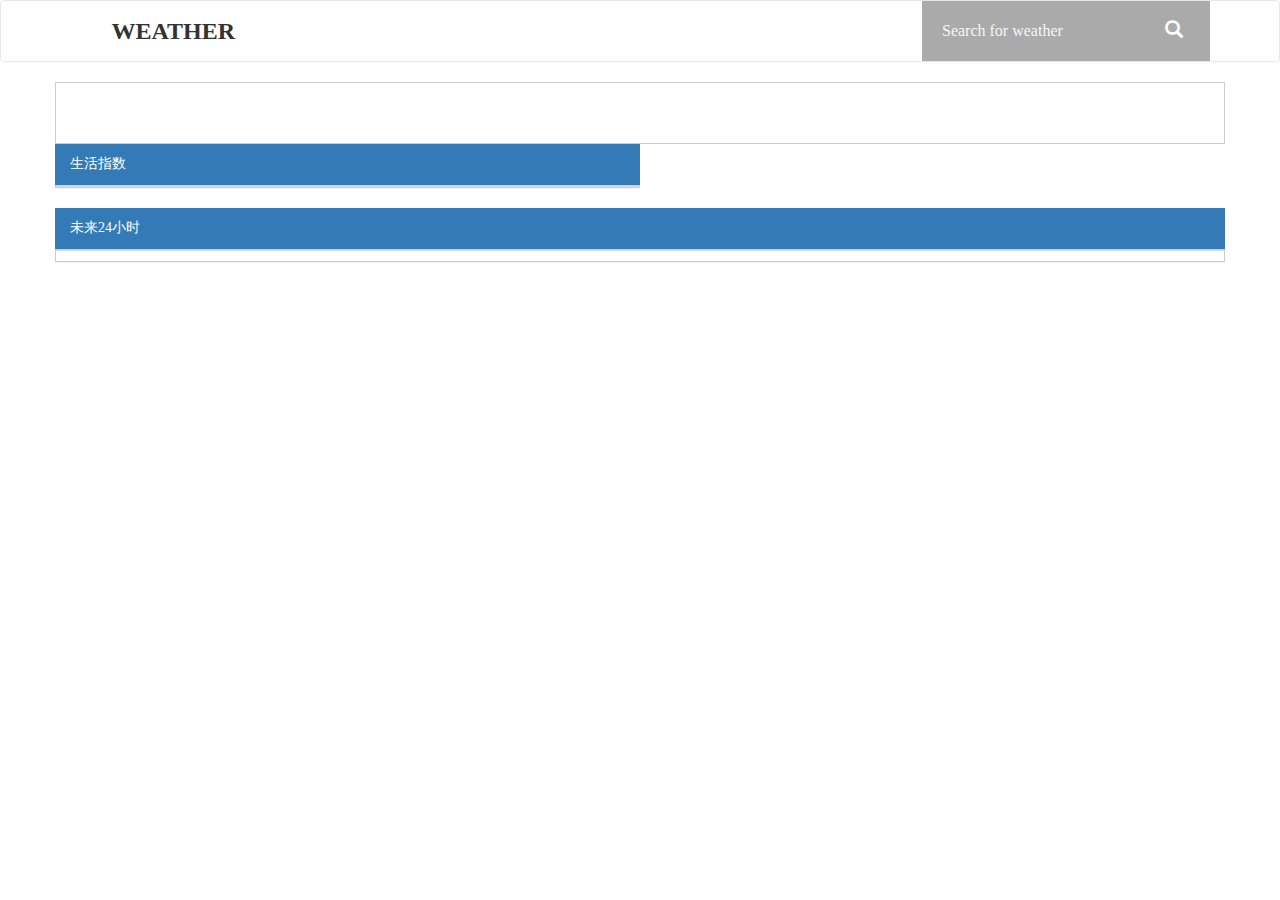
<file: weather/weather.html>
<!DOCTYPE HTML>
<html lang="en-US">
<head>
	<meta charset="UTF-8">
	<meta name="viewport" content="width=device-width,minimum-scale=1.0,maximum-scale=1.0"/>
    <title>天气预报</title>
    <link rel="stylesheet" href="css/bootstrap/bootstrap.css">
    <link rel="stylesheet" href="css/weather.css">
    <link rel="stylesheet" href="css/quickLayout.css">
    <script type="text/javascript" src="http://api.map.baidu.com/api?v=2.0&ak=GGbplNTfcsp0s8gdQRkcsqvpnMjMwlhd"></script>
    
    <script data-main="js/main" src="js/lib/requirejs/require.js"></script>
</head>
<body>
	<div class="fix-scroll">
        <!-- top -->
        <div class="container-fluid p0  fw ">
            <nav class="navbar navbar-default ">
                <div class="row maxw1170">
                    <div class="col-sm-2 col-xs-2  tr ">
                        <h3 class="m0 dib  lh60 b ">WEATHER</3>
                    </div>
                    <div class="col-md-4 col-sm-8 col-xs-8 col-md-offset-6 col-sm-offset-2 col-xs-offset-2 tr">
                        <form id="cityform" method="get" class="f0">
                            <input type="text" class="dib bd-none h60 f16 pct60  vb pl20 white bg-gray w0 " name="cityname" id="name" placeholder="Search for weather" autocomplete="off">
							<button class="dib bd-none h60 f14 pct20  bg-gray" type="button">
                                   <span class="glyphicon  glyphicon-search  white f18" aria-hidden="true"></span>
                            </button>
                        </form>
                    </div>
                </div>
            </nav>
        </div>
        <!-- body -->
        <div class='container fw'>
            <div class="row w_top">
                <div class="col-md-12  bdc right">
                    <div class='today row pt20 pb20 ml0'>
                        <!-- 今日天气 -->
                    </div>
                    <div class='future row m0 pt20'>
                        <!-- 未来七天 -->
                    </div>
                </div>
            </div>
            <!-- 生活指数 -->
            <div class="row">
                <div class="panel panel-primary col-md-6 bd-none p0 lifeindex">
                    <div class="panel-heading br0">生活指数</div>
					<div class="panel-body bdc p0">
                        <ul class="nav nav-tabs pct100 df fc lifeDays "></ul>
                        <div class="tab-content lifeDatas"></div>
                    </div>
                </div>
            </div>
			<!-- 未来24小时 -->
			<div class="row">
				<div class="panel panel-primary  bd-none p0">
					<div class="panel-heading br0">
						未来24小时
						
					</div>
					<!-- panel-body -->
					<div class=" bdc pb10 ">
						<ul class="nav nav-tabs pct100 df fsb next48title "></ul>
                     	<div class="tab-content data48options"></div>
                    </div>
                </div>
			</div>
			<div id="hiddenMap" class="vh"></div>
        
		</div>
		

<!--——————————————————————————————————————TemplateStart————————————————————————————————————————————————————————-->
<!--今日天气模板-->
<template class='today'>
	<!--<div class="row df fsb">
		<h4 class="col-xs-2 mt0 mb0 tc ">%citynm%</h4>
		<h5 class="col-xs-2 mt0 mb0 tc">%days%</h5>
		<h4 class="col-xs-2 mt0 mb0 tc">%week%</h4>
		<h4 class="col-xs-2 mt0 mb0 tc">%weather%</h4>
	</div>
	<div class="row df fsb">
		<h4 class="col-xs-2 tc ">最高%temp_high%℃</h4>
		<h4 class="col-xs-2 tc">最低%temp_low%℃</h4>
		<h4 class="col-xs-2 tc">当前%temp_curr%℃</h4>
		<div class='col-xs-2 tc'>
			<svg class="icon" aria-hidden="true">
				<use xlink:href="#icon-w-%weatid%"></use>
			</svg>
		</div>
	</div>-->
	<div class="row ml0">
	<h4 class="col-md-3 tc">%citynm% %days% %week%</h4>
	</div>
	<div class="row ml0">
	<div class="col-md-3 tc">
		<svg class="icon w80 h80" aria-hidden="true">
			<use xlink:href="#icon-w-%weatid%"></use>
		</svg>
		
		<span class="vm f80">%temp_curr%</span>
		<span class="dib vm">
			<p class="vtb f40 mlr-1">℃</p>
			<p class="mtr-1">%weather_curr%(实时)</p>
		</span>
	</div>
	</div>
	<div class="row ml0 ">
	<h4 class="col-md-3 tc">%temp_low%~%temp_high%℃ %weather%</h4>
	</div>
	<div class="row ml0 ">

	</div>
	
</template>
<!--今日aqi模板-->
<template class="aqi">
	<!-- <div class="row df fsb">
		<div class='col-xs-2 tc'>
			<svg class="icon" aria-hidden="true">
				<use xlink:href="#icon-aqi_o"></use>
			</svg>
		</div>
		<h4 class="col-xs-2 tc">aqi指数:%aqi%</h4>
		<div class='col-xs-2 tc'>
			<svg class="icon w100" aria-hidden="true">
				<use xlink:href="#icon-aqi%aqi_levid%"></use>
			</svg>
		</div>
		<h4 class="col-xs-2 tc nowrap">%aqi_remark%</h4>
	</div> -->
		<h4 class="col-xs-2 tc">aqi指数:%aqi%</h4>
		<svg class="icon w100" aria-hidden="true">
			<use xlink:href="#icon-aqi%aqi_levid%"></use>
		</svg>
</template>
<!--未来5-7天模板-->
<template class='future'>
	<div class="col-md-2 tc">
		<div class='row'>
			<h4 class='my-col-2 m0'>%week%</h4>
			<div class='my-col-2'>%days%</div>
			<div class='my-col-2'>
				<svg class="icon" aria-hidden="true">
					<use xlink:href="#icon-w-%weatid%"></use>
				</svg>
				<svg class="icon" aria-hidden="true">
					<use xlink:href="#icon-w-%weatid1%"></use>
				</svg>
			</div>
			<div class='my-col-2'>%temp_low%℃/%temp_high%℃</div>
			<div class='my-col-2'>%weather%</div>
		</div>
	</div>
</template>
<!--未来5-7天生活指数模板-->
<template class="lifeDays">
	<li class=" tc fg1  "><a href="#%days%" data-toggle="tab" class="pl0 pr0"><p>%week_1%</p><p>%days%</p></a></li>
</template>
<template class="lifeDatas">
	<div class="tab-pane fade in" id="%days%">
		<div class='col-sm-6 p10'>
			<div class='dib vm'><svg class="icon" aria-hidden="true"><use xlink:href="#icon-ct"></use></svg></div>
			<div class='dib vm '>
				<p class="m0 ">
					<span>%lifeindex_ct_typenm%</span>
					<span>%lifeindex_ct_attr%</span>
				</p>
				<p class="m0 ">%lifeindex_ct_dese%</p>
			</div>
			
		</div>
		<!-- <div class='col-sm-6  p10'>
			<div class='dib vm'><svg class="icon" aria-hidden="true"><use xlink:href="#icon-gm"></use></svg></div>
			<div class='dib vm'>
				<p class="m0">
					<span>%lifeindex_gm_typenm%</span>
					<span>%lifeindex_gm_attr%</span>
				</p>
				<p class="m0">%lifeindex_gm_dese%</p>
			</div>
		</div>
		<div class='col-sm-6  p10'>
			<div class='dib vm'><svg class="icon" aria-hidden="true"><use xlink:href="#icon-kq"></use></svg></div>
			<div class='dib vm'>
				<p class="m0">
					<span>%lifeindex_kq_typenm%</span>
					<span>%lifeindex_kq_attr%</span>
				</p>
				<p class="m0">%lifeindex_kq_dese%</p>
			</div>
		</div>
		<div class='col-sm-6 p10 '>
			<div class='dib vm'><svg class="icon" aria-hidden="true"><use xlink:href="#icon-uv"></use></svg></div>
			<div class='dib vm'>
				<p class="m0">
					<span>%lifeindex_uv_typenm%</span>
					<span>%lifeindex_uv_attr%</span>
				</p>
				<p class="m0">%lifeindex_uv_dese%</p>
			</div>
		</div>
		<div class='col-sm-6 p10 '>
			<div class='dib vm'><svg class="icon" aria-hidden="true"><use xlink:href="#icon-xc"></use></svg></div>
			<div class='dib vm'>
				<p class="m0">
					<span>%lifeindex_xc_typenm%</span>
					<span>%lifeindex_xc_attr%</span>
				</p>
				<p class="m0">%lifeindex_xc_dese%</p>
			</div>
		</div> -->
	</div>
</template>
	
<!--未来48小时模板-->
<template class="next48title">
	<li class="tc fg1"><a href="#%title%" data-toggle="tab" class="p0"><p class="b">%value%</p></a></li>
</template>
 <template class="next48content">
<!--tab-pane fade in -->
	<div class="tab-pane fade in aaaa "  id="%title%" >
</template>


<!--为了使用百度借口MAP类初始化-->
<template >
	<div id="hiddenMap"></div>
</template>



<!--——————————————————————————————————————TemplateEnd————————————————————————————————————————————————————————-->
<script type="text/javascript">
       console.log(encodeURI("苏州"))
</script>
    </div>
</body>

</html>
</file>
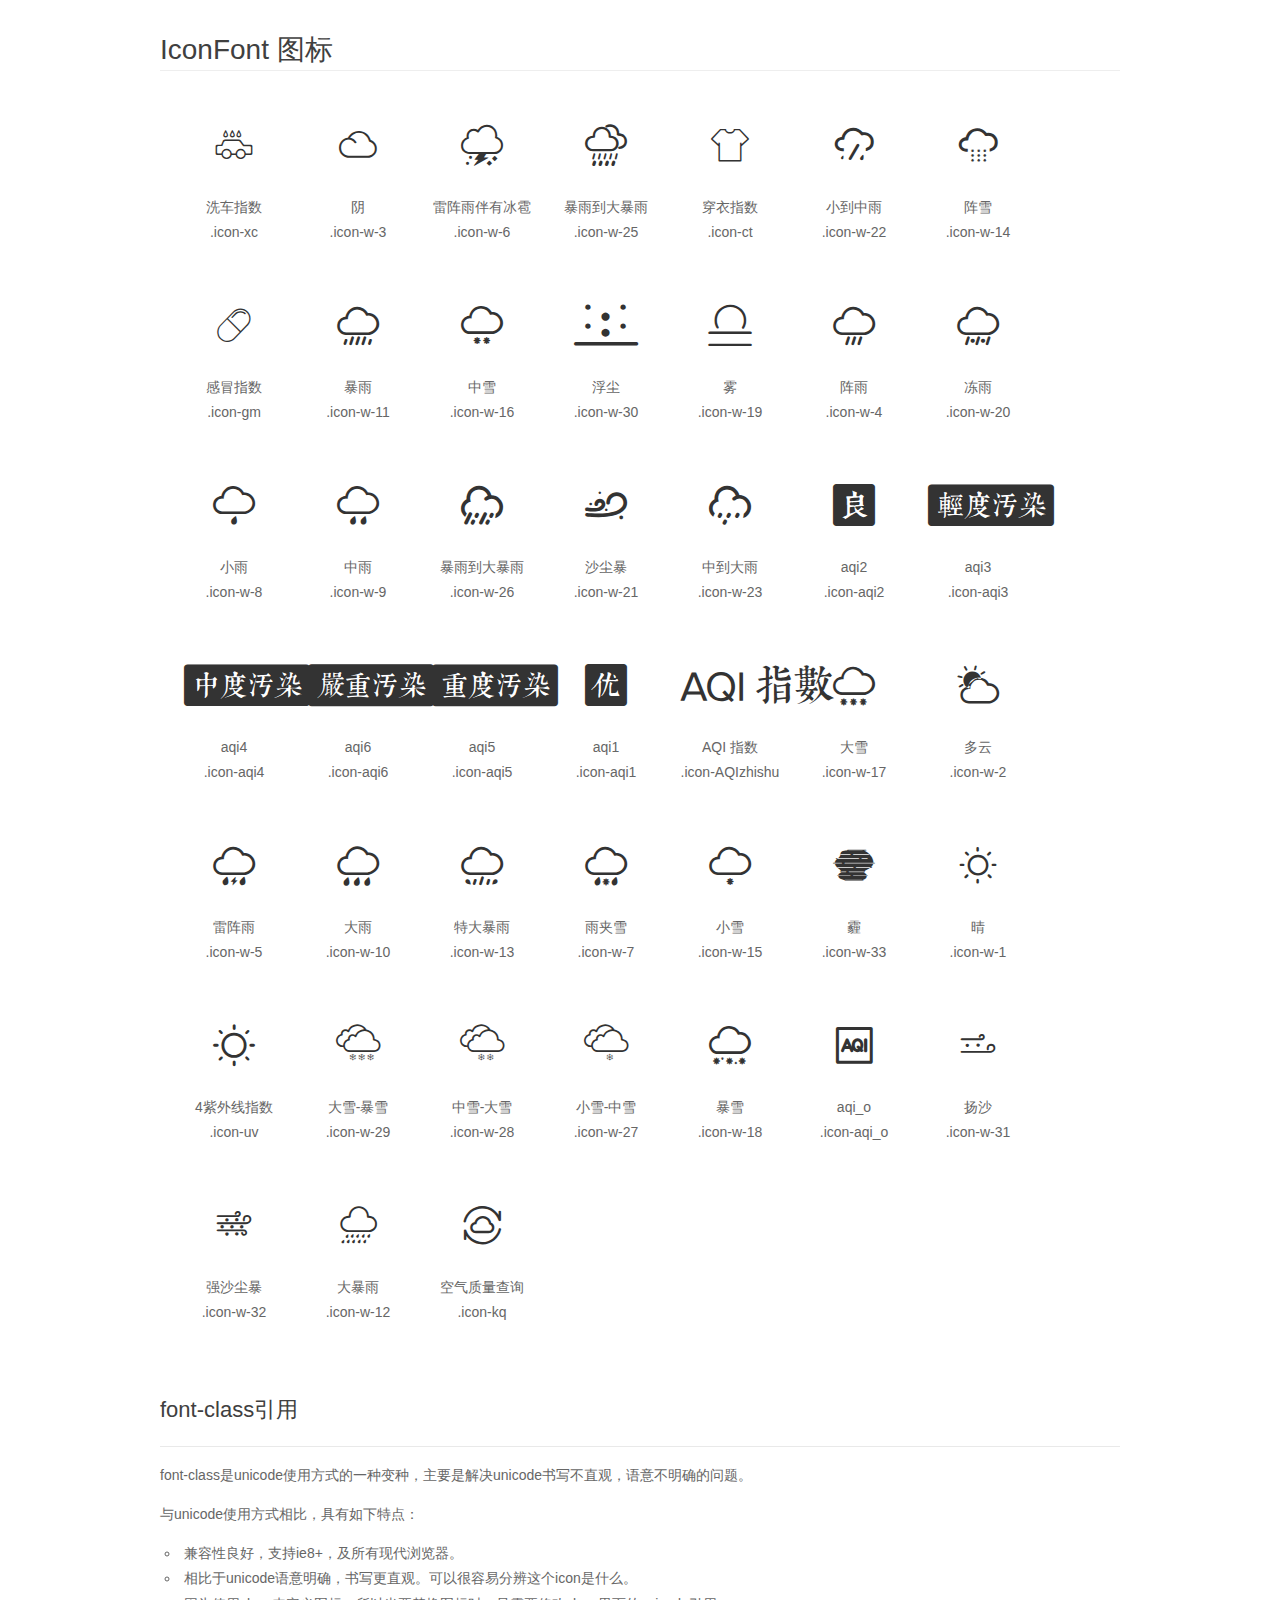
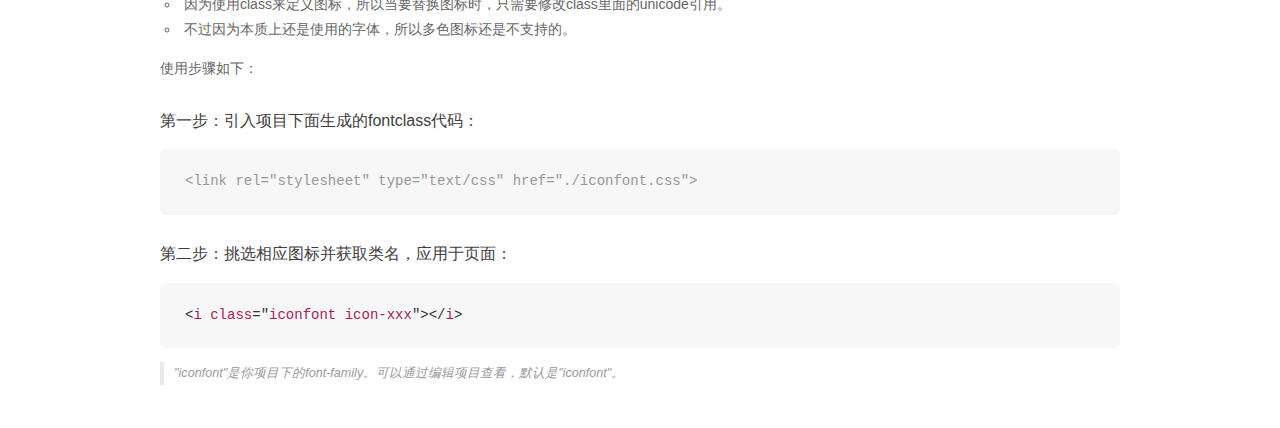
<file: weather/icon/demo_fontclass.html>
<!DOCTYPE html>
<html>
<head>
    <meta charset="utf-8"/>
    <title>IconFont</title>
    <link rel="stylesheet" href="demo.css">
    <link rel="stylesheet" href="iconfont.css">
</head>
<body>
    <div class="main markdown">
        <h1>IconFont 图标</h1>
        <ul class="icon_lists clear">
            
                <li>
                <i class="icon iconfont icon-xc"></i>
                    <div class="name">洗车指数</div>
                    <div class="fontclass">.icon-xc</div>
                </li>
            
                <li>
                <i class="icon iconfont icon-w-3"></i>
                    <div class="name">阴</div>
                    <div class="fontclass">.icon-w-3</div>
                </li>
            
                <li>
                <i class="icon iconfont icon-w-6"></i>
                    <div class="name">雷阵雨伴有冰雹</div>
                    <div class="fontclass">.icon-w-6</div>
                </li>
            
                <li>
                <i class="icon iconfont icon-w-25"></i>
                    <div class="name">暴雨到大暴雨</div>
                    <div class="fontclass">.icon-w-25</div>
                </li>
            
                <li>
                <i class="icon iconfont icon-ct"></i>
                    <div class="name">穿衣指数</div>
                    <div class="fontclass">.icon-ct</div>
                </li>
            
                <li>
                <i class="icon iconfont icon-w-22"></i>
                    <div class="name">小到中雨</div>
                    <div class="fontclass">.icon-w-22</div>
                </li>
            
                <li>
                <i class="icon iconfont icon-w-14"></i>
                    <div class="name">阵雪</div>
                    <div class="fontclass">.icon-w-14</div>
                </li>
            
                <li>
                <i class="icon iconfont icon-gm"></i>
                    <div class="name">感冒指数</div>
                    <div class="fontclass">.icon-gm</div>
                </li>
            
                <li>
                <i class="icon iconfont icon-w-11"></i>
                    <div class="name">暴雨</div>
                    <div class="fontclass">.icon-w-11</div>
                </li>
            
                <li>
                <i class="icon iconfont icon-w-16"></i>
                    <div class="name">中雪</div>
                    <div class="fontclass">.icon-w-16</div>
                </li>
            
                <li>
                <i class="icon iconfont icon-w-30"></i>
                    <div class="name">浮尘</div>
                    <div class="fontclass">.icon-w-30</div>
                </li>
            
                <li>
                <i class="icon iconfont icon-w-19"></i>
                    <div class="name">雾</div>
                    <div class="fontclass">.icon-w-19</div>
                </li>
            
                <li>
                <i class="icon iconfont icon-w-4"></i>
                    <div class="name">阵雨</div>
                    <div class="fontclass">.icon-w-4</div>
                </li>
            
                <li>
                <i class="icon iconfont icon-w-20"></i>
                    <div class="name">冻雨</div>
                    <div class="fontclass">.icon-w-20</div>
                </li>
            
                <li>
                <i class="icon iconfont icon-w-8"></i>
                    <div class="name">小雨</div>
                    <div class="fontclass">.icon-w-8</div>
                </li>
            
                <li>
                <i class="icon iconfont icon-w-9"></i>
                    <div class="name">中雨</div>
                    <div class="fontclass">.icon-w-9</div>
                </li>
            
                <li>
                <i class="icon iconfont icon-w-26"></i>
                    <div class="name">暴雨到大暴雨</div>
                    <div class="fontclass">.icon-w-26</div>
                </li>
            
                <li>
                <i class="icon iconfont icon-w-21"></i>
                    <div class="name">沙尘暴</div>
                    <div class="fontclass">.icon-w-21</div>
                </li>
            
                <li>
                <i class="icon iconfont icon-w-23"></i>
                    <div class="name">中到大雨</div>
                    <div class="fontclass">.icon-w-23</div>
                </li>
            
                <li>
                <i class="icon iconfont icon-aqi2"></i>
                    <div class="name">aqi2</div>
                    <div class="fontclass">.icon-aqi2</div>
                </li>
            
                <li>
                <i class="icon iconfont icon-aqi3"></i>
                    <div class="name">aqi3</div>
                    <div class="fontclass">.icon-aqi3</div>
                </li>
            
                <li>
                <i class="icon iconfont icon-aqi4"></i>
                    <div class="name">aqi4</div>
                    <div class="fontclass">.icon-aqi4</div>
                </li>
            
                <li>
                <i class="icon iconfont icon-aqi6"></i>
                    <div class="name">aqi6</div>
                    <div class="fontclass">.icon-aqi6</div>
                </li>
            
                <li>
                <i class="icon iconfont icon-aqi5"></i>
                    <div class="name">aqi5</div>
                    <div class="fontclass">.icon-aqi5</div>
                </li>
            
                <li>
                <i class="icon iconfont icon-aqi1"></i>
                    <div class="name">aqi1</div>
                    <div class="fontclass">.icon-aqi1</div>
                </li>
            
                <li>
                <i class="icon iconfont icon-AQIzhishu"></i>
                    <div class="name">AQI 指数</div>
                    <div class="fontclass">.icon-AQIzhishu</div>
                </li>
            
                <li>
                <i class="icon iconfont icon-w-17"></i>
                    <div class="name">大雪</div>
                    <div class="fontclass">.icon-w-17</div>
                </li>
            
                <li>
                <i class="icon iconfont icon-w-2"></i>
                    <div class="name">多云</div>
                    <div class="fontclass">.icon-w-2</div>
                </li>
            
                <li>
                <i class="icon iconfont icon-w-5"></i>
                    <div class="name">雷阵雨</div>
                    <div class="fontclass">.icon-w-5</div>
                </li>
            
                <li>
                <i class="icon iconfont icon-w-10"></i>
                    <div class="name">大雨</div>
                    <div class="fontclass">.icon-w-10</div>
                </li>
            
                <li>
                <i class="icon iconfont icon-w-13"></i>
                    <div class="name">特大暴雨</div>
                    <div class="fontclass">.icon-w-13</div>
                </li>
            
                <li>
                <i class="icon iconfont icon-w-7"></i>
                    <div class="name">雨夹雪</div>
                    <div class="fontclass">.icon-w-7</div>
                </li>
            
                <li>
                <i class="icon iconfont icon-w-15"></i>
                    <div class="name">小雪</div>
                    <div class="fontclass">.icon-w-15</div>
                </li>
            
                <li>
                <i class="icon iconfont icon-w-33"></i>
                    <div class="name">霾</div>
                    <div class="fontclass">.icon-w-33</div>
                </li>
            
                <li>
                <i class="icon iconfont icon-w-1"></i>
                    <div class="name">晴</div>
                    <div class="fontclass">.icon-w-1</div>
                </li>
            
                <li>
                <i class="icon iconfont icon-uv"></i>
                    <div class="name">4紫外线指数</div>
                    <div class="fontclass">.icon-uv</div>
                </li>
            
                <li>
                <i class="icon iconfont icon-w-29"></i>
                    <div class="name">大雪-暴雪</div>
                    <div class="fontclass">.icon-w-29</div>
                </li>
            
                <li>
                <i class="icon iconfont icon-w-28"></i>
                    <div class="name">中雪-大雪</div>
                    <div class="fontclass">.icon-w-28</div>
                </li>
            
                <li>
                <i class="icon iconfont icon-w-27"></i>
                    <div class="name">小雪-中雪</div>
                    <div class="fontclass">.icon-w-27</div>
                </li>
            
                <li>
                <i class="icon iconfont icon-w-18"></i>
                    <div class="name">暴雪</div>
                    <div class="fontclass">.icon-w-18</div>
                </li>
            
                <li>
                <i class="icon iconfont icon-aqi_o"></i>
                    <div class="name">aqi_o</div>
                    <div class="fontclass">.icon-aqi_o</div>
                </li>
            
                <li>
                <i class="icon iconfont icon-w-31"></i>
                    <div class="name">扬沙</div>
                    <div class="fontclass">.icon-w-31</div>
                </li>
            
                <li>
                <i class="icon iconfont icon-w-32"></i>
                    <div class="name">强沙尘暴</div>
                    <div class="fontclass">.icon-w-32</div>
                </li>
            
                <li>
                <i class="icon iconfont icon-w-12"></i>
                    <div class="name">大暴雨</div>
                    <div class="fontclass">.icon-w-12</div>
                </li>
            
                <li>
                <i class="icon iconfont icon-kq"></i>
                    <div class="name">空气质量查询</div>
                    <div class="fontclass">.icon-kq</div>
                </li>
            
        </ul>

        <h2 id="font-class-">font-class引用</h2>
        <hr>

        <p>font-class是unicode使用方式的一种变种，主要是解决unicode书写不直观，语意不明确的问题。</p>
        <p>与unicode使用方式相比，具有如下特点：</p>
        <ul>
        <li>兼容性良好，支持ie8+，及所有现代浏览器。</li>
        <li>相比于unicode语意明确，书写更直观。可以很容易分辨这个icon是什么。</li>
        <li>因为使用class来定义图标，所以当要替换图标时，只需要修改class里面的unicode引用。</li>
        <li>不过因为本质上还是使用的字体，所以多色图标还是不支持的。</li>
        </ul>
        <p>使用步骤如下：</p>
        <h3 id="-fontclass-">第一步：引入项目下面生成的fontclass代码：</h3>


        <pre><code class="lang-js hljs javascript"><span class="hljs-comment">&lt;link rel="stylesheet" type="text/css" href="./iconfont.css"&gt;</span></code></pre>
        <h3 id="-">第二步：挑选相应图标并获取类名，应用于页面：</h3>
        <pre><code class="lang-css hljs">&lt;<span class="hljs-selector-tag">i</span> <span class="hljs-selector-tag">class</span>="<span class="hljs-selector-tag">iconfont</span> <span class="hljs-selector-tag">icon-xxx</span>"&gt;&lt;/<span class="hljs-selector-tag">i</span>&gt;</code></pre>
        <blockquote>
        <p>"iconfont"是你项目下的font-family。可以通过编辑项目查看，默认是"iconfont"。</p>
        </blockquote>
    </div>
</body>
</html>
</file>
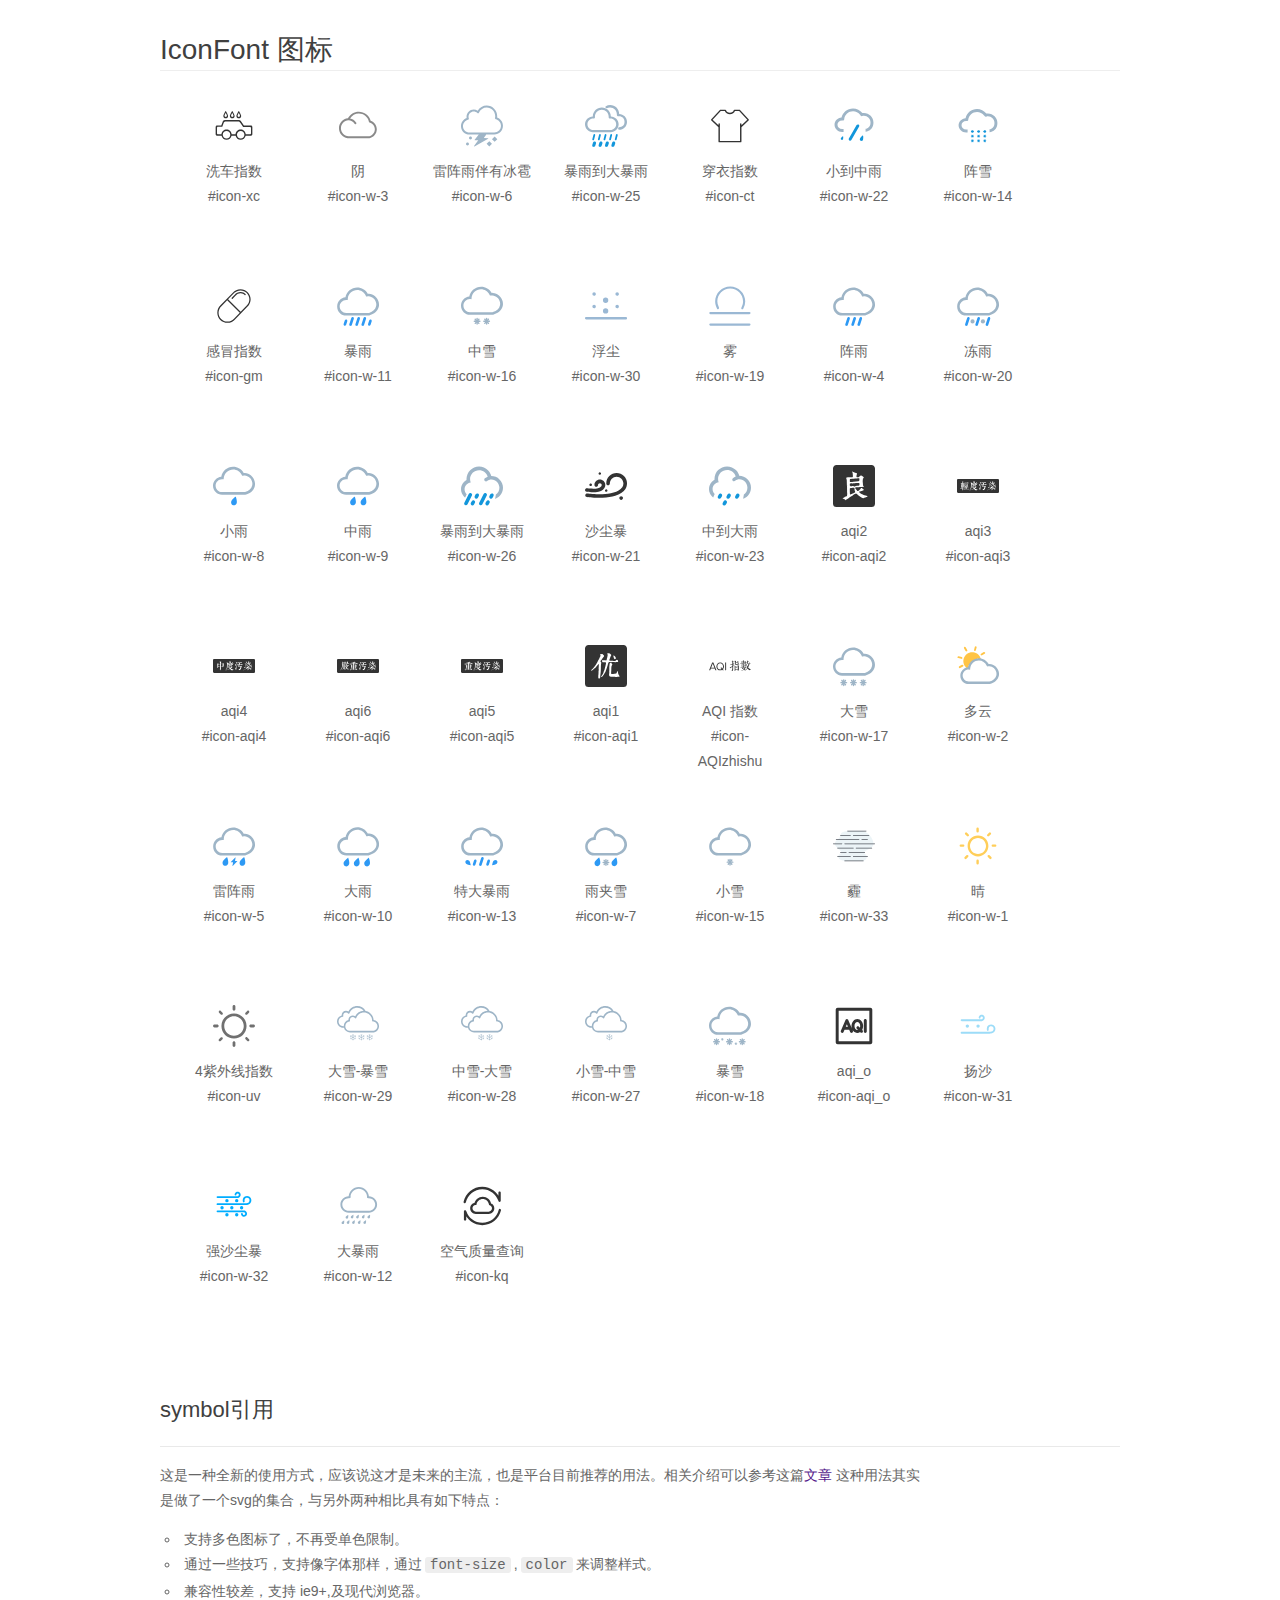
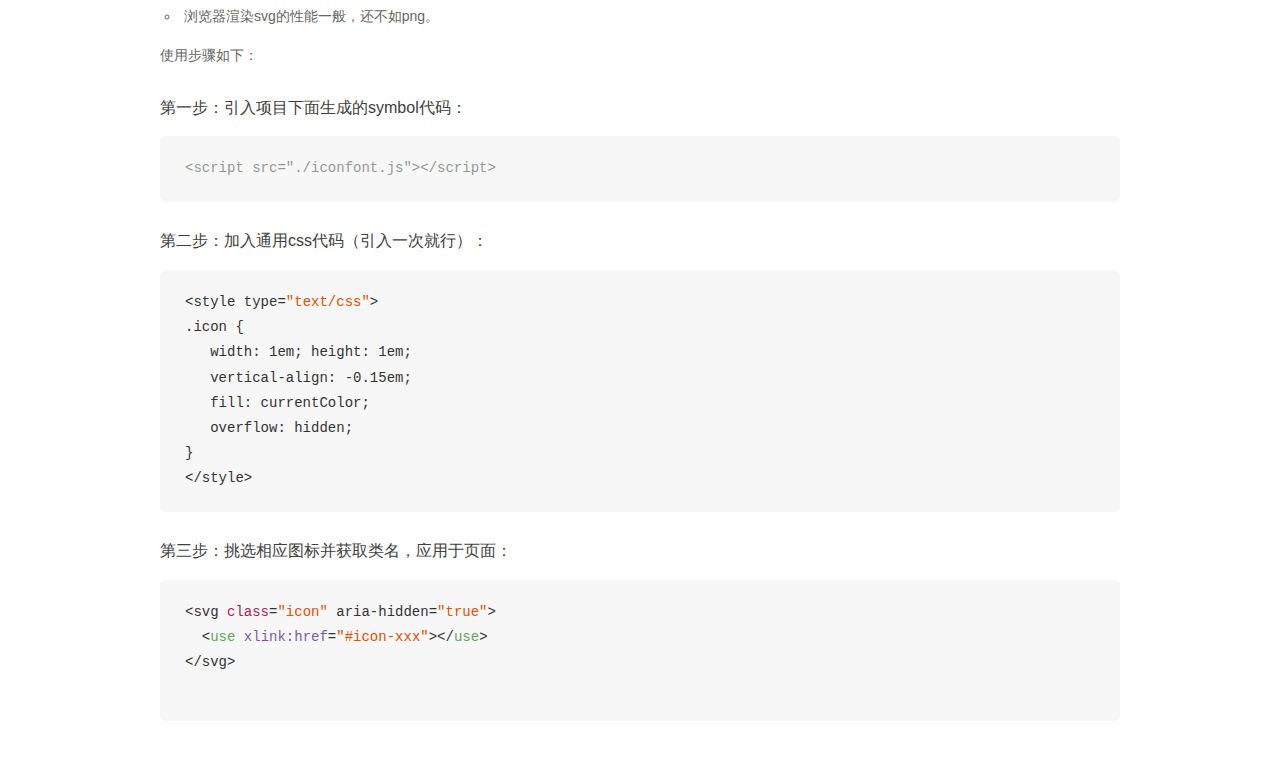
<file: weather/icon/demo_symbol.html>
<!DOCTYPE html>
<html>
<head>
    <meta charset="utf-8"/>
    <title>IconFont</title>
    <link rel="stylesheet" href="demo.css">
    <script src="iconfont.js"></script>

    <style type="text/css">
        .icon {
          /* 通过设置 font-size 来改变图标大小 */
          width: 1em; height: 1em;
          /* 图标和文字相邻时，垂直对齐 */
          vertical-align: -0.15em;
          /* 通过设置 color 来改变 SVG 的颜色/fill */
          fill: currentColor;
          /* path 和 stroke 溢出 viewBox 部分在 IE 下会显示
             normalize.css 中也包含这行 */
          overflow: hidden;
        }

    </style>
</head>
<body>
    <div class="main markdown">
        <h1>IconFont 图标</h1>
        <ul class="icon_lists clear">
            
                <li>
                    <svg class="icon" aria-hidden="true">
                        <use xlink:href="#icon-xc"></use>
                    </svg>
                    <div class="name">洗车指数</div>
                    <div class="fontclass">#icon-xc</div>
                </li>
            
                <li>
                    <svg class="icon" aria-hidden="true">
                        <use xlink:href="#icon-w-3"></use>
                    </svg>
                    <div class="name">阴</div>
                    <div class="fontclass">#icon-w-3</div>
                </li>
            
                <li>
                    <svg class="icon" aria-hidden="true">
                        <use xlink:href="#icon-w-6"></use>
                    </svg>
                    <div class="name">雷阵雨伴有冰雹</div>
                    <div class="fontclass">#icon-w-6</div>
                </li>
            
                <li>
                    <svg class="icon" aria-hidden="true">
                        <use xlink:href="#icon-w-25"></use>
                    </svg>
                    <div class="name">暴雨到大暴雨</div>
                    <div class="fontclass">#icon-w-25</div>
                </li>
            
                <li>
                    <svg class="icon" aria-hidden="true">
                        <use xlink:href="#icon-ct"></use>
                    </svg>
                    <div class="name">穿衣指数</div>
                    <div class="fontclass">#icon-ct</div>
                </li>
            
                <li>
                    <svg class="icon" aria-hidden="true">
                        <use xlink:href="#icon-w-22"></use>
                    </svg>
                    <div class="name">小到中雨</div>
                    <div class="fontclass">#icon-w-22</div>
                </li>
            
                <li>
                    <svg class="icon" aria-hidden="true">
                        <use xlink:href="#icon-w-14"></use>
                    </svg>
                    <div class="name">阵雪</div>
                    <div class="fontclass">#icon-w-14</div>
                </li>
            
                <li>
                    <svg class="icon" aria-hidden="true">
                        <use xlink:href="#icon-gm"></use>
                    </svg>
                    <div class="name">感冒指数</div>
                    <div class="fontclass">#icon-gm</div>
                </li>
            
                <li>
                    <svg class="icon" aria-hidden="true">
                        <use xlink:href="#icon-w-11"></use>
                    </svg>
                    <div class="name">暴雨</div>
                    <div class="fontclass">#icon-w-11</div>
                </li>
            
                <li>
                    <svg class="icon" aria-hidden="true">
                        <use xlink:href="#icon-w-16"></use>
                    </svg>
                    <div class="name">中雪</div>
                    <div class="fontclass">#icon-w-16</div>
                </li>
            
                <li>
                    <svg class="icon" aria-hidden="true">
                        <use xlink:href="#icon-w-30"></use>
                    </svg>
                    <div class="name">浮尘</div>
                    <div class="fontclass">#icon-w-30</div>
                </li>
            
                <li>
                    <svg class="icon" aria-hidden="true">
                        <use xlink:href="#icon-w-19"></use>
                    </svg>
                    <div class="name">雾</div>
                    <div class="fontclass">#icon-w-19</div>
                </li>
            
                <li>
                    <svg class="icon" aria-hidden="true">
                        <use xlink:href="#icon-w-4"></use>
                    </svg>
                    <div class="name">阵雨</div>
                    <div class="fontclass">#icon-w-4</div>
                </li>
            
                <li>
                    <svg class="icon" aria-hidden="true">
                        <use xlink:href="#icon-w-20"></use>
                    </svg>
                    <div class="name">冻雨</div>
                    <div class="fontclass">#icon-w-20</div>
                </li>
            
                <li>
                    <svg class="icon" aria-hidden="true">
                        <use xlink:href="#icon-w-8"></use>
                    </svg>
                    <div class="name">小雨</div>
                    <div class="fontclass">#icon-w-8</div>
                </li>
            
                <li>
                    <svg class="icon" aria-hidden="true">
                        <use xlink:href="#icon-w-9"></use>
                    </svg>
                    <div class="name">中雨</div>
                    <div class="fontclass">#icon-w-9</div>
                </li>
            
                <li>
                    <svg class="icon" aria-hidden="true">
                        <use xlink:href="#icon-w-26"></use>
                    </svg>
                    <div class="name">暴雨到大暴雨</div>
                    <div class="fontclass">#icon-w-26</div>
                </li>
            
                <li>
                    <svg class="icon" aria-hidden="true">
                        <use xlink:href="#icon-w-21"></use>
                    </svg>
                    <div class="name">沙尘暴</div>
                    <div class="fontclass">#icon-w-21</div>
                </li>
            
                <li>
                    <svg class="icon" aria-hidden="true">
                        <use xlink:href="#icon-w-23"></use>
                    </svg>
                    <div class="name">中到大雨</div>
                    <div class="fontclass">#icon-w-23</div>
                </li>
            
                <li>
                    <svg class="icon" aria-hidden="true">
                        <use xlink:href="#icon-aqi2"></use>
                    </svg>
                    <div class="name">aqi2</div>
                    <div class="fontclass">#icon-aqi2</div>
                </li>
            
                <li>
                    <svg class="icon" aria-hidden="true">
                        <use xlink:href="#icon-aqi3"></use>
                    </svg>
                    <div class="name">aqi3</div>
                    <div class="fontclass">#icon-aqi3</div>
                </li>
            
                <li>
                    <svg class="icon" aria-hidden="true">
                        <use xlink:href="#icon-aqi4"></use>
                    </svg>
                    <div class="name">aqi4</div>
                    <div class="fontclass">#icon-aqi4</div>
                </li>
            
                <li>
                    <svg class="icon" aria-hidden="true">
                        <use xlink:href="#icon-aqi6"></use>
                    </svg>
                    <div class="name">aqi6</div>
                    <div class="fontclass">#icon-aqi6</div>
                </li>
            
                <li>
                    <svg class="icon" aria-hidden="true">
                        <use xlink:href="#icon-aqi5"></use>
                    </svg>
                    <div class="name">aqi5</div>
                    <div class="fontclass">#icon-aqi5</div>
                </li>
            
                <li>
                    <svg class="icon" aria-hidden="true">
                        <use xlink:href="#icon-aqi1"></use>
                    </svg>
                    <div class="name">aqi1</div>
                    <div class="fontclass">#icon-aqi1</div>
                </li>
            
                <li>
                    <svg class="icon" aria-hidden="true">
                        <use xlink:href="#icon-AQIzhishu"></use>
                    </svg>
                    <div class="name">AQI 指数</div>
                    <div class="fontclass">#icon-AQIzhishu</div>
                </li>
            
                <li>
                    <svg class="icon" aria-hidden="true">
                        <use xlink:href="#icon-w-17"></use>
                    </svg>
                    <div class="name">大雪</div>
                    <div class="fontclass">#icon-w-17</div>
                </li>
            
                <li>
                    <svg class="icon" aria-hidden="true">
                        <use xlink:href="#icon-w-2"></use>
                    </svg>
                    <div class="name">多云</div>
                    <div class="fontclass">#icon-w-2</div>
                </li>
            
                <li>
                    <svg class="icon" aria-hidden="true">
                        <use xlink:href="#icon-w-5"></use>
                    </svg>
                    <div class="name">雷阵雨</div>
                    <div class="fontclass">#icon-w-5</div>
                </li>
            
                <li>
                    <svg class="icon" aria-hidden="true">
                        <use xlink:href="#icon-w-10"></use>
                    </svg>
                    <div class="name">大雨</div>
                    <div class="fontclass">#icon-w-10</div>
                </li>
            
                <li>
                    <svg class="icon" aria-hidden="true">
                        <use xlink:href="#icon-w-13"></use>
                    </svg>
                    <div class="name">特大暴雨</div>
                    <div class="fontclass">#icon-w-13</div>
                </li>
            
                <li>
                    <svg class="icon" aria-hidden="true">
                        <use xlink:href="#icon-w-7"></use>
                    </svg>
                    <div class="name">雨夹雪</div>
                    <div class="fontclass">#icon-w-7</div>
                </li>
            
                <li>
                    <svg class="icon" aria-hidden="true">
                        <use xlink:href="#icon-w-15"></use>
                    </svg>
                    <div class="name">小雪</div>
                    <div class="fontclass">#icon-w-15</div>
                </li>
            
                <li>
                    <svg class="icon" aria-hidden="true">
                        <use xlink:href="#icon-w-33"></use>
                    </svg>
                    <div class="name">霾</div>
                    <div class="fontclass">#icon-w-33</div>
                </li>
            
                <li>
                    <svg class="icon" aria-hidden="true">
                        <use xlink:href="#icon-w-1"></use>
                    </svg>
                    <div class="name">晴</div>
                    <div class="fontclass">#icon-w-1</div>
                </li>
            
                <li>
                    <svg class="icon" aria-hidden="true">
                        <use xlink:href="#icon-uv"></use>
                    </svg>
                    <div class="name">4紫外线指数</div>
                    <div class="fontclass">#icon-uv</div>
                </li>
            
                <li>
                    <svg class="icon" aria-hidden="true">
                        <use xlink:href="#icon-w-29"></use>
                    </svg>
                    <div class="name">大雪-暴雪</div>
                    <div class="fontclass">#icon-w-29</div>
                </li>
            
                <li>
                    <svg class="icon" aria-hidden="true">
                        <use xlink:href="#icon-w-28"></use>
                    </svg>
                    <div class="name">中雪-大雪</div>
                    <div class="fontclass">#icon-w-28</div>
                </li>
            
                <li>
                    <svg class="icon" aria-hidden="true">
                        <use xlink:href="#icon-w-27"></use>
                    </svg>
                    <div class="name">小雪-中雪</div>
                    <div class="fontclass">#icon-w-27</div>
                </li>
            
                <li>
                    <svg class="icon" aria-hidden="true">
                        <use xlink:href="#icon-w-18"></use>
                    </svg>
                    <div class="name">暴雪</div>
                    <div class="fontclass">#icon-w-18</div>
                </li>
            
                <li>
                    <svg class="icon" aria-hidden="true">
                        <use xlink:href="#icon-aqi_o"></use>
                    </svg>
                    <div class="name">aqi_o</div>
                    <div class="fontclass">#icon-aqi_o</div>
                </li>
            
                <li>
                    <svg class="icon" aria-hidden="true">
                        <use xlink:href="#icon-w-31"></use>
                    </svg>
                    <div class="name">扬沙</div>
                    <div class="fontclass">#icon-w-31</div>
                </li>
            
                <li>
                    <svg class="icon" aria-hidden="true">
                        <use xlink:href="#icon-w-32"></use>
                    </svg>
                    <div class="name">强沙尘暴</div>
                    <div class="fontclass">#icon-w-32</div>
                </li>
            
                <li>
                    <svg class="icon" aria-hidden="true">
                        <use xlink:href="#icon-w-12"></use>
                    </svg>
                    <div class="name">大暴雨</div>
                    <div class="fontclass">#icon-w-12</div>
                </li>
            
                <li>
                    <svg class="icon" aria-hidden="true">
                        <use xlink:href="#icon-kq"></use>
                    </svg>
                    <div class="name">空气质量查询</div>
                    <div class="fontclass">#icon-kq</div>
                </li>
            
        </ul>


        <h2 id="symbol-">symbol引用</h2>
        <hr>

        <p>这是一种全新的使用方式，应该说这才是未来的主流，也是平台目前推荐的用法。相关介绍可以参考这篇<a href="">文章</a>
        这种用法其实是做了一个svg的集合，与另外两种相比具有如下特点：</p>
        <ul>
          <li>支持多色图标了，不再受单色限制。</li>
          <li>通过一些技巧，支持像字体那样，通过<code>font-size</code>,<code>color</code>来调整样式。</li>
          <li>兼容性较差，支持 ie9+,及现代浏览器。</li>
          <li>浏览器渲染svg的性能一般，还不如png。</li>
        </ul>
        <p>使用步骤如下：</p>
        <h3 id="-symbol-">第一步：引入项目下面生成的symbol代码：</h3>
        <pre><code class="lang-js hljs javascript"><span class="hljs-comment">&lt;script src="./iconfont.js"&gt;&lt;/script&gt;</span></code></pre>
        <h3 id="-css-">第二步：加入通用css代码（引入一次就行）：</h3>
        <pre><code class="lang-js hljs javascript">&lt;style type=<span class="hljs-string">"text/css"</span>&gt;
.icon {
   width: <span class="hljs-number">1</span>em; height: <span class="hljs-number">1</span>em;
   vertical-align: <span class="hljs-number">-0.15</span>em;
   fill: currentColor;
   overflow: hidden;
}
&lt;<span class="hljs-regexp">/style&gt;</span></code></pre>
        <h3 id="-">第三步：挑选相应图标并获取类名，应用于页面：</h3>
        <pre><code class="lang-js hljs javascript">&lt;svg <span class="hljs-class"><span class="hljs-keyword">class</span></span>=<span class="hljs-string">"icon"</span> aria-hidden=<span class="hljs-string">"true"</span>&gt;<span class="xml"><span class="hljs-tag">
  &lt;<span class="hljs-name">use</span> <span class="hljs-attr">xlink:href</span>=<span class="hljs-string">"#icon-xxx"</span>&gt;</span><span class="hljs-tag">&lt;/<span class="hljs-name">use</span>&gt;</span>
</span>&lt;<span class="hljs-regexp">/svg&gt;
        </span></code></pre>
    </div>
</body>
</html>
</file>
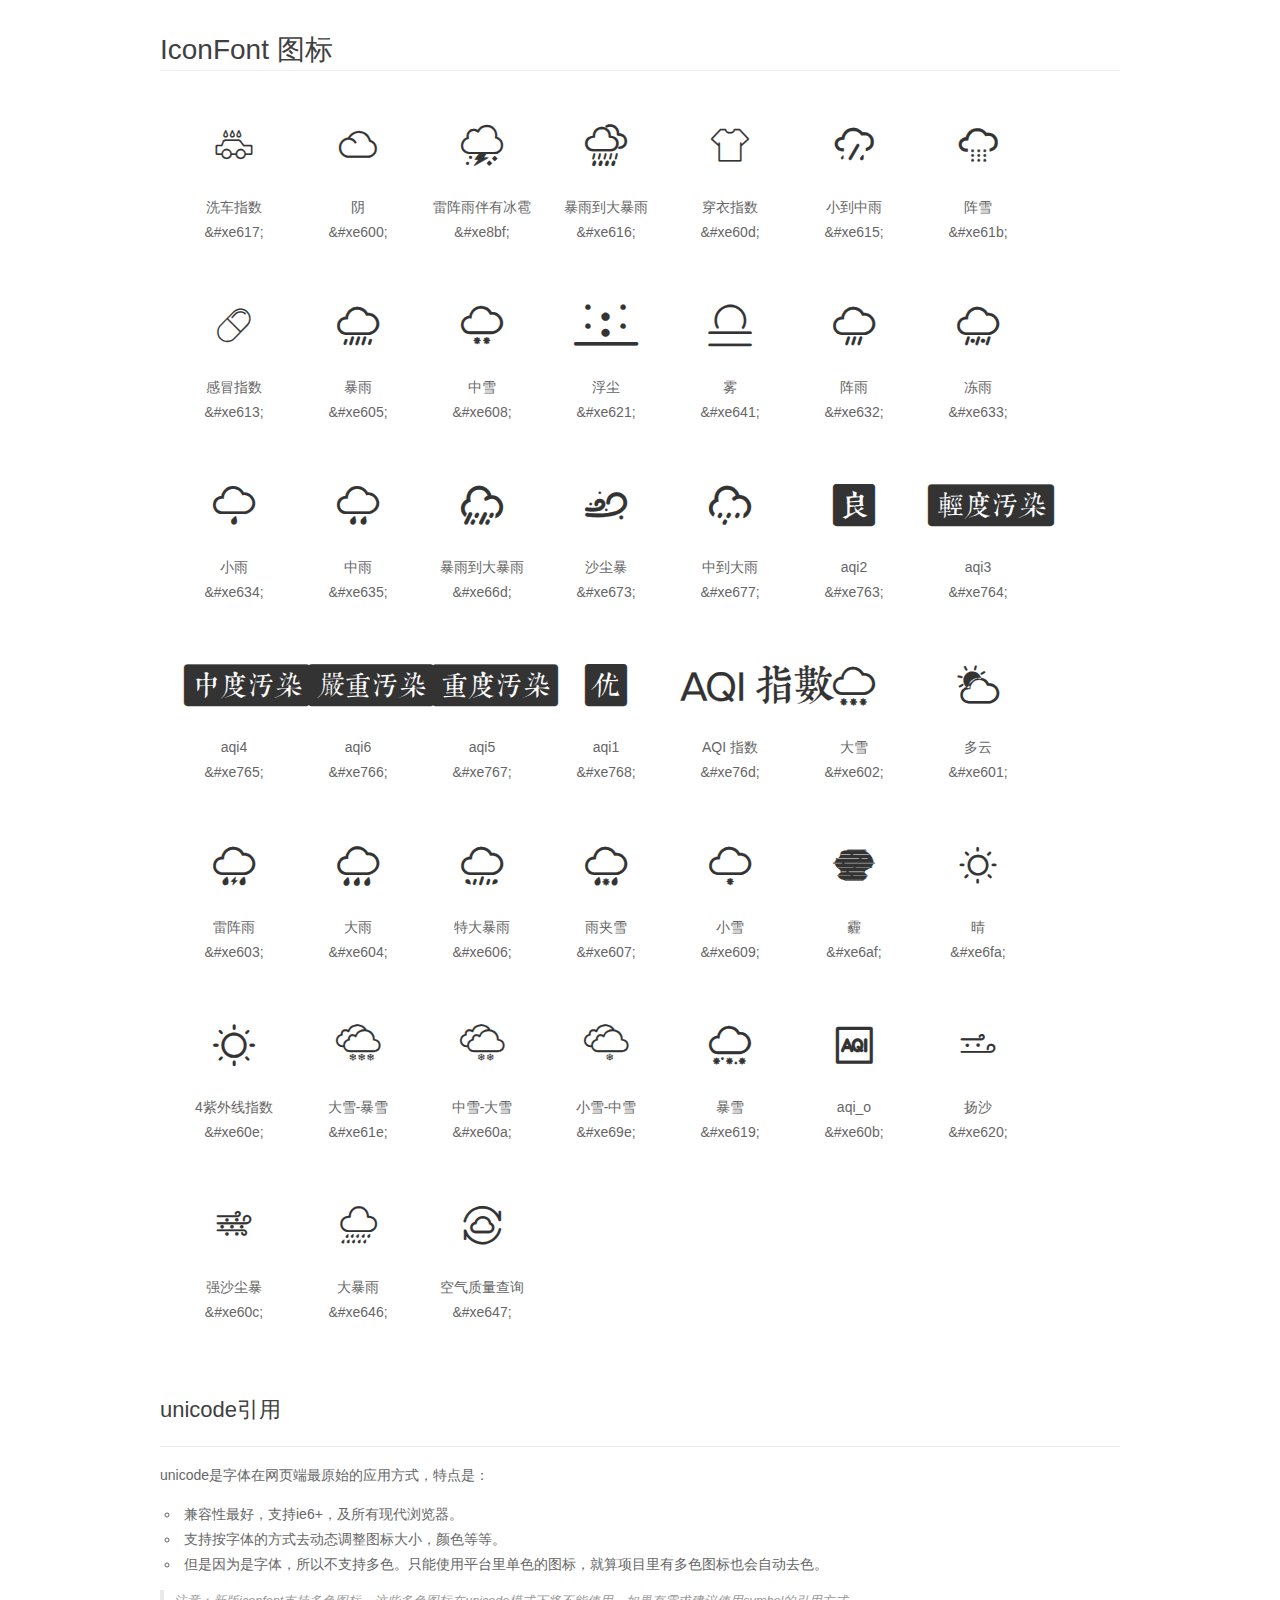
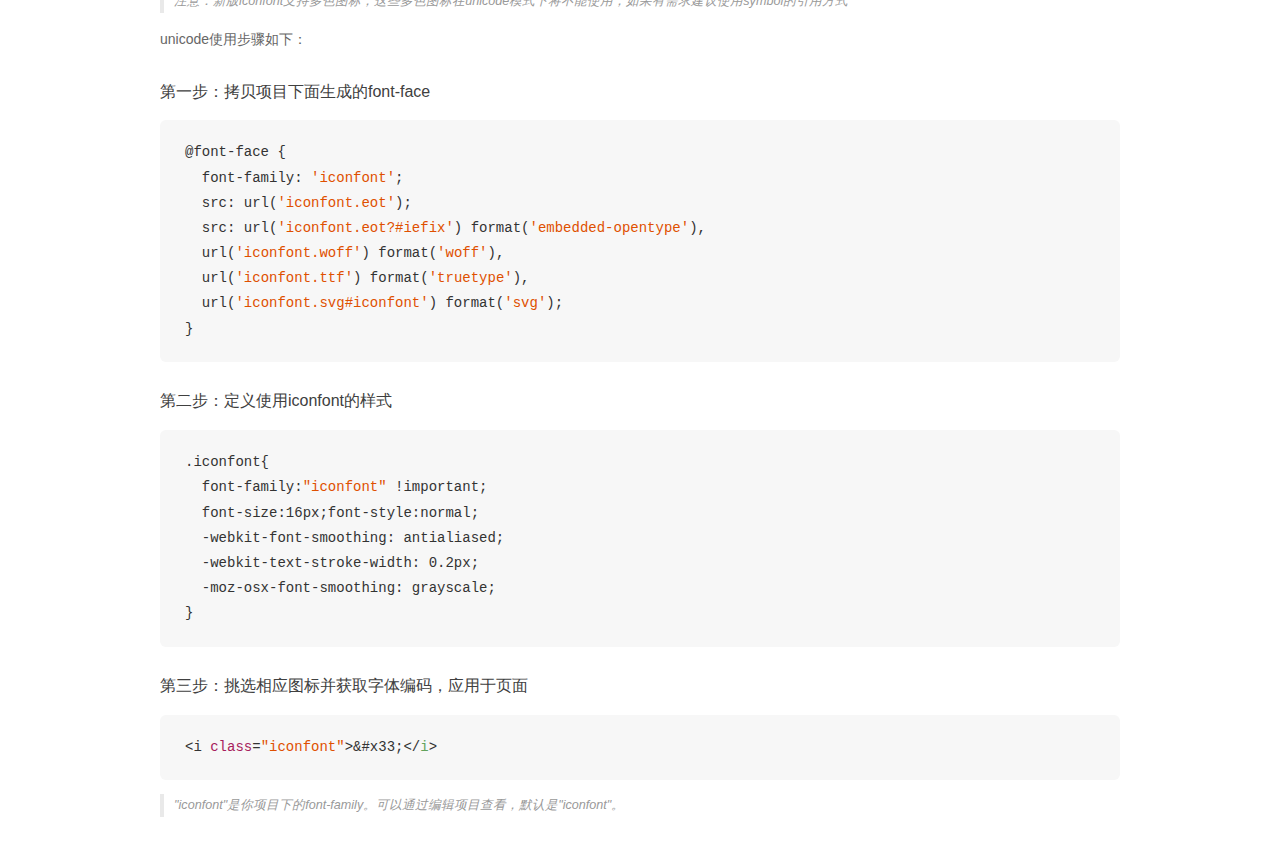
<file: weather/icon/demo_unicode.html>
<!DOCTYPE html>
<html>
<head>
    <meta charset="utf-8"/>
    <title>IconFont</title>
    <link rel="stylesheet" href="demo.css">

    <style type="text/css">

        @font-face {font-family: "iconfont";
          src: url('iconfont.eot'); /* IE9*/
          src: url('iconfont.eot#iefix') format('embedded-opentype'), /* IE6-IE8 */
          url('iconfont.woff') format('woff'), /* chrome, firefox */
          url('iconfont.ttf') format('truetype'), /* chrome, firefox, opera, Safari, Android, iOS 4.2+*/
          url('iconfont.svg#iconfont') format('svg'); /* iOS 4.1- */
        }

        .iconfont {
          font-family:"iconfont" !important;
          font-size:16px;
          font-style:normal;
          -webkit-font-smoothing: antialiased;
          -webkit-text-stroke-width: 0.2px;
          -moz-osx-font-smoothing: grayscale;
        }

    </style>
</head>
<body>
    <div class="main markdown">
        <h1>IconFont 图标</h1>
        <ul class="icon_lists clear">
            
                <li>
                <i class="icon iconfont">&#xe617;</i>
                    <div class="name">洗车指数</div>
                    <div class="code">&amp;#xe617;</div>
                </li>
            
                <li>
                <i class="icon iconfont">&#xe600;</i>
                    <div class="name">阴</div>
                    <div class="code">&amp;#xe600;</div>
                </li>
            
                <li>
                <i class="icon iconfont">&#xe8bf;</i>
                    <div class="name">雷阵雨伴有冰雹</div>
                    <div class="code">&amp;#xe8bf;</div>
                </li>
            
                <li>
                <i class="icon iconfont">&#xe616;</i>
                    <div class="name">暴雨到大暴雨</div>
                    <div class="code">&amp;#xe616;</div>
                </li>
            
                <li>
                <i class="icon iconfont">&#xe60d;</i>
                    <div class="name">穿衣指数</div>
                    <div class="code">&amp;#xe60d;</div>
                </li>
            
                <li>
                <i class="icon iconfont">&#xe615;</i>
                    <div class="name">小到中雨</div>
                    <div class="code">&amp;#xe615;</div>
                </li>
            
                <li>
                <i class="icon iconfont">&#xe61b;</i>
                    <div class="name">阵雪</div>
                    <div class="code">&amp;#xe61b;</div>
                </li>
            
                <li>
                <i class="icon iconfont">&#xe613;</i>
                    <div class="name">感冒指数</div>
                    <div class="code">&amp;#xe613;</div>
                </li>
            
                <li>
                <i class="icon iconfont">&#xe605;</i>
                    <div class="name">暴雨</div>
                    <div class="code">&amp;#xe605;</div>
                </li>
            
                <li>
                <i class="icon iconfont">&#xe608;</i>
                    <div class="name">中雪</div>
                    <div class="code">&amp;#xe608;</div>
                </li>
            
                <li>
                <i class="icon iconfont">&#xe621;</i>
                    <div class="name">浮尘</div>
                    <div class="code">&amp;#xe621;</div>
                </li>
            
                <li>
                <i class="icon iconfont">&#xe641;</i>
                    <div class="name">雾</div>
                    <div class="code">&amp;#xe641;</div>
                </li>
            
                <li>
                <i class="icon iconfont">&#xe632;</i>
                    <div class="name">阵雨</div>
                    <div class="code">&amp;#xe632;</div>
                </li>
            
                <li>
                <i class="icon iconfont">&#xe633;</i>
                    <div class="name">冻雨</div>
                    <div class="code">&amp;#xe633;</div>
                </li>
            
                <li>
                <i class="icon iconfont">&#xe634;</i>
                    <div class="name">小雨</div>
                    <div class="code">&amp;#xe634;</div>
                </li>
            
                <li>
                <i class="icon iconfont">&#xe635;</i>
                    <div class="name">中雨</div>
                    <div class="code">&amp;#xe635;</div>
                </li>
            
                <li>
                <i class="icon iconfont">&#xe66d;</i>
                    <div class="name">暴雨到大暴雨</div>
                    <div class="code">&amp;#xe66d;</div>
                </li>
            
                <li>
                <i class="icon iconfont">&#xe673;</i>
                    <div class="name">沙尘暴</div>
                    <div class="code">&amp;#xe673;</div>
                </li>
            
                <li>
                <i class="icon iconfont">&#xe677;</i>
                    <div class="name">中到大雨</div>
                    <div class="code">&amp;#xe677;</div>
                </li>
            
                <li>
                <i class="icon iconfont">&#xe763;</i>
                    <div class="name">aqi2</div>
                    <div class="code">&amp;#xe763;</div>
                </li>
            
                <li>
                <i class="icon iconfont">&#xe764;</i>
                    <div class="name">aqi3</div>
                    <div class="code">&amp;#xe764;</div>
                </li>
            
                <li>
                <i class="icon iconfont">&#xe765;</i>
                    <div class="name">aqi4</div>
                    <div class="code">&amp;#xe765;</div>
                </li>
            
                <li>
                <i class="icon iconfont">&#xe766;</i>
                    <div class="name">aqi6</div>
                    <div class="code">&amp;#xe766;</div>
                </li>
            
                <li>
                <i class="icon iconfont">&#xe767;</i>
                    <div class="name">aqi5</div>
                    <div class="code">&amp;#xe767;</div>
                </li>
            
                <li>
                <i class="icon iconfont">&#xe768;</i>
                    <div class="name">aqi1</div>
                    <div class="code">&amp;#xe768;</div>
                </li>
            
                <li>
                <i class="icon iconfont">&#xe76d;</i>
                    <div class="name">AQI 指数</div>
                    <div class="code">&amp;#xe76d;</div>
                </li>
            
                <li>
                <i class="icon iconfont">&#xe602;</i>
                    <div class="name">大雪</div>
                    <div class="code">&amp;#xe602;</div>
                </li>
            
                <li>
                <i class="icon iconfont">&#xe601;</i>
                    <div class="name">多云</div>
                    <div class="code">&amp;#xe601;</div>
                </li>
            
                <li>
                <i class="icon iconfont">&#xe603;</i>
                    <div class="name">雷阵雨</div>
                    <div class="code">&amp;#xe603;</div>
                </li>
            
                <li>
                <i class="icon iconfont">&#xe604;</i>
                    <div class="name">大雨</div>
                    <div class="code">&amp;#xe604;</div>
                </li>
            
                <li>
                <i class="icon iconfont">&#xe606;</i>
                    <div class="name">特大暴雨</div>
                    <div class="code">&amp;#xe606;</div>
                </li>
            
                <li>
                <i class="icon iconfont">&#xe607;</i>
                    <div class="name">雨夹雪</div>
                    <div class="code">&amp;#xe607;</div>
                </li>
            
                <li>
                <i class="icon iconfont">&#xe609;</i>
                    <div class="name">小雪</div>
                    <div class="code">&amp;#xe609;</div>
                </li>
            
                <li>
                <i class="icon iconfont">&#xe6af;</i>
                    <div class="name">霾</div>
                    <div class="code">&amp;#xe6af;</div>
                </li>
            
                <li>
                <i class="icon iconfont">&#xe6fa;</i>
                    <div class="name">晴</div>
                    <div class="code">&amp;#xe6fa;</div>
                </li>
            
                <li>
                <i class="icon iconfont">&#xe60e;</i>
                    <div class="name">4紫外线指数</div>
                    <div class="code">&amp;#xe60e;</div>
                </li>
            
                <li>
                <i class="icon iconfont">&#xe61e;</i>
                    <div class="name">大雪-暴雪</div>
                    <div class="code">&amp;#xe61e;</div>
                </li>
            
                <li>
                <i class="icon iconfont">&#xe60a;</i>
                    <div class="name">中雪-大雪</div>
                    <div class="code">&amp;#xe60a;</div>
                </li>
            
                <li>
                <i class="icon iconfont">&#xe69e;</i>
                    <div class="name">小雪-中雪</div>
                    <div class="code">&amp;#xe69e;</div>
                </li>
            
                <li>
                <i class="icon iconfont">&#xe619;</i>
                    <div class="name">暴雪</div>
                    <div class="code">&amp;#xe619;</div>
                </li>
            
                <li>
                <i class="icon iconfont">&#xe60b;</i>
                    <div class="name">aqi_o</div>
                    <div class="code">&amp;#xe60b;</div>
                </li>
            
                <li>
                <i class="icon iconfont">&#xe620;</i>
                    <div class="name">扬沙</div>
                    <div class="code">&amp;#xe620;</div>
                </li>
            
                <li>
                <i class="icon iconfont">&#xe60c;</i>
                    <div class="name">强沙尘暴</div>
                    <div class="code">&amp;#xe60c;</div>
                </li>
            
                <li>
                <i class="icon iconfont">&#xe646;</i>
                    <div class="name">大暴雨</div>
                    <div class="code">&amp;#xe646;</div>
                </li>
            
                <li>
                <i class="icon iconfont">&#xe647;</i>
                    <div class="name">空气质量查询</div>
                    <div class="code">&amp;#xe647;</div>
                </li>
            
        </ul>
        <h2 id="unicode-">unicode引用</h2>
        <hr>

        <p>unicode是字体在网页端最原始的应用方式，特点是：</p>
        <ul>
        <li>兼容性最好，支持ie6+，及所有现代浏览器。</li>
        <li>支持按字体的方式去动态调整图标大小，颜色等等。</li>
        <li>但是因为是字体，所以不支持多色。只能使用平台里单色的图标，就算项目里有多色图标也会自动去色。</li>
        </ul>
        <blockquote>
        <p>注意：新版iconfont支持多色图标，这些多色图标在unicode模式下将不能使用，如果有需求建议使用symbol的引用方式</p>
        </blockquote>
        <p>unicode使用步骤如下：</p>
        <h3 id="-font-face">第一步：拷贝项目下面生成的font-face</h3>
        <pre><code class="lang-js hljs javascript">@font-face {
  font-family: <span class="hljs-string">'iconfont'</span>;
  src: url(<span class="hljs-string">'iconfont.eot'</span>);
  src: url(<span class="hljs-string">'iconfont.eot?#iefix'</span>) format(<span class="hljs-string">'embedded-opentype'</span>),
  url(<span class="hljs-string">'iconfont.woff'</span>) format(<span class="hljs-string">'woff'</span>),
  url(<span class="hljs-string">'iconfont.ttf'</span>) format(<span class="hljs-string">'truetype'</span>),
  url(<span class="hljs-string">'iconfont.svg#iconfont'</span>) format(<span class="hljs-string">'svg'</span>);
}
</code></pre>
        <h3 id="-iconfont-">第二步：定义使用iconfont的样式</h3>
        <pre><code class="lang-js hljs javascript">.iconfont{
  font-family:<span class="hljs-string">"iconfont"</span> !important;
  font-size:<span class="hljs-number">16</span>px;font-style:normal;
  -webkit-font-smoothing: antialiased;
  -webkit-text-stroke-width: <span class="hljs-number">0.2</span>px;
  -moz-osx-font-smoothing: grayscale;
}
</code></pre>
        <h3 id="-">第三步：挑选相应图标并获取字体编码，应用于页面</h3>
        <pre><code class="lang-js hljs javascript">&lt;i <span class="hljs-class"><span class="hljs-keyword">class</span></span>=<span class="hljs-string">"iconfont"</span>&gt;&amp;#x33;<span class="xml"><span class="hljs-tag">&lt;/<span class="hljs-name">i</span>&gt;</span></span></code></pre>

        <blockquote>
        <p>"iconfont"是你项目下的font-family。可以通过编辑项目查看，默认是"iconfont"。</p>
        </blockquote>
    </div>


</body>
</html>
</file>
<file: weather/css/weather.css>
@media screen and (max-width:991px) {
	.my-col-2{
		display:inline-block;
		width:20%;
		float:left;
		line-height:6rem;
	}
}
@media screen and (min-width:992px) {
	.my-col-2{
		width:100%;	
	}
}	

.ovs {
	overflow-y: scroll;
	height:130px;
}
#cityform .list-city a:hover{
	background:#337ab7;
	color:white;
}


.current{
	background:#337ab7;
	color:white !important;
}
div.today .row > *{
	margin-top: 0;
	margin-bottom: 0;
	line-height:50px;
	padding:0;
}
.data48options{
	/* position:relative; */
}
.data48options .tab-pane{
	 /* position:absolute ;
	 visibility:hidden; */
}
.data48options .active{
	/* visibility:visible  */
}

.aaaa{
width:100%;
height:300px;
}

.w_top{
	/* background-image:  url(../images/beijing/1.jpg); */
}

/*重写bootstrap*/
.input-group .form-control{
	float:none;
}

.nav-pills > li + li{
	margin-left:0;
}
.container-fluid .navbar{
		background: #fff;
}
.nav-pills > li.active > a, 
.nav-pills > li.active > a:hover, 
.nav-pills > li.active > a:focus {
color: #fff;
background-color: #66CC99;
}
.lifeindex .nav > li > a{
padding: 10px 0 10px 0;
}
/*未来24小时ul titles字体大小*/
.next48title li a{
	font-size: 18px;
}
.next48title > li > a{
	margin-right: 0;
}

.icon {
   width: 40px; height: 40px;
   vertical-align: middle;
   fill: currentColor;
   overflow: hidden;
}

.maxw1170{
	max-width:1170px;
	background: #fff;
	margin: 0 auto;
}

/*修改placeholder默认颜色*/
:-moz-placeholder { /* Mozilla Firefox 4 to 18 */
    color: #fff; opacity:1; 
}

::-moz-placeholder { /* Mozilla Firefox 19+ */
    color: #fff;opacity:1;
}

input:-ms-input-placeholder{
    color: #fff;opacity:1;
}

input::-webkit-input-placeholder{
    color: #fff;
    opacity:.9;
    font-weight: normal;

}
</file>
<file: weather/css/quickLayout.css>
/*!
* by zhangxinxu(.com) 2014
* https://github.com/zhangxinxu/quickLayout
* under MIT license
*/

/*初始化*/



/* 
 * buttons
*/
.qlbtn { display: inline-block; padding: .5em 1em; border: 0 none; border: 1px solid rgba(0,0,0,.25); border-radius: 0.3em; background-image: none; box-shadow: 0 1px rgba(0,0,0,.15), inset 0 1px rgba(255,255,255,.15); color: #fff; text-align: center; text-decoration: none; text-shadow: 1px 1px rgba(0,0,0,.1); font-size: 100%; font-family: inherit; font-weight: inherit; white-space: nowrap; -webkit-user-select: none; -moz-user-select: none; user-select: none; overflow: visible; cursor: pointer; }
.qlbtn:hover, .qlbtn:focus { text-decoration: none; background-image: linear-gradient(to bottom, rgba(0,0,0,.1), rgba(0,0,0,.1)); }
.qlbtn:focus { outline: thin dotted; outline: 5px auto -webkit-focus-ring-color; outline-offset: -2px; }
.qlbtn:active { box-shadow: 0 1px rgba(0,0,0,.2), inset 0 1px rgba(0,0,0,.05); outline: none; }
	
.qlbtn-navy { background-color: #001f3f; }
.qlbtn-blue { background-color: #0074d9; }
.qlbtn-aqua { background-color: #7fdbff; }
.qlbtn-teal { background-color: #39cccc; }
.qlbtn-olive { background-color: #3d9970; }
.qlbtn-green { background-color: #2ecc40; }
.qlbtn-lime { background-color: #01ff70; }
.qlbtn-yellow { background-color: #ffdc00; }
.qlbtn-orange { background-color: #ff851b; }
.qlbtn-red { background-color: #ff4136; }
.qlbtn-fuchsia { background-color: #f012be; }
.qlbtn-purple { background-color: #b10dc9; }
.qlbtn-maroon { background-color: #85144b; }
.qlbtn-white { background-color: #ffffff; }
.qlbtn-gray { background-color: #aaaaaa; }
.qlbtn-silver { background-color: #dddddd; }
.qlbtn-black { background-color: #111111; }

.qlbtn-white, .qlbtn-silver { color: #111111;  text-shadow: none; }

/*!**
   colors.css v1.0
   http://clrs.cc
   @mrmrs
   MIT License
***/
/*

   SKINS
   • Backgrounds
   • Colors
*/
/* Backgrounds */
.bg-navy { background-color: #001f3f; }
.bg-blue { background-color: #0074d9; }
.bg-aqua { background-color: #7fdbff; }
.bg-teal { background-color: #39cccc; }
.bg-olive { background-color: #3d9970; }
.bg-green { background-color: #2ecc40; }
.bg-lime { background-color: #01ff70; }
.bg-yellow { background-color: #ffdc00; }
.bg-orange { background-color: #ff851b; }
.bg-red { background-color: #ff4136; }
.bg-fuchsia { background-color: #f012be; }
.bg-purple { background-color: #b10dc9; }
.bg-maroon { background-color: #85144b; }
.bg-white { background-color: #ffffff; }
.bg-gray { background-color: #aaaaaa; }
.bg-silver { background-color: #dddddd; }
.bg-black { background-color: #111111; }
/* Colors */
.navy { color: #001f3f; }
.blue { color: #0074d9; }
.aqua { color: #7fdbff; }
.teal { color: #39cccc; }
.olive { color: #3d9970; }
.green { color: #2ecc40; }
.lime { color: #01ff70; }
.yellow { color: #ffdc00; }
.orange { color: #ff851b; }
.red { color: #ff4136; }
.fuchsia { color: #f012be; }
.purple { color: #b10dc9; }
.maroon { color: #85144b; }
.white { color: #ffffff; }
.silver { color: #dddddd; }
.gray { color: #aaaaaa; }
.black { color: #111111; }
/* Prettier Links */
a { color: #0074d9; text-decoration: none; }
a:hover { text-decoration: underline; }


/*!
* by zhangxinxu(.com) 2010-?
* base on [https://github.com/zhangxinxu/zxx.lib.css]
*/

/* ---------------------single CSS----------------------- */
/* display */
.dn { display: none; }
.di { display: inline; }
.db { display: block; }
.dib { display: inline-block; } /* if the element is block level(eg. div, li), using 'inline-any' instead */
.df{display:flex;}
/* height */
.h14 { height: 14px; }
.h16 { height: 16px; }
.h18 { height: 18px; }
.h20 { height: 20px; }
.h22 { height: 22px; }
.h30 { height: 30px; }
.h40 { height: 40px; }
.h50 { height: 50px; }
.h60 { height: 60px; }
.h70 { height: 70px; }
.h80 { height: 80px; }
/* line-height */
.lh14 { line-height: 14px; }
.lh16 { line-height: 16px; }
.lh18 { line-height: 18px; }
.lh20 { line-height: 20px; }
.lh22 { line-height: 22px; }
.lh30 { line-height: 30px; }
.lh40 { line-height: 40px; }
.lh50 { line-height: 50px; }
.lh60 { line-height: 60px; }
.lh70 { line-height: 70px; }
.lh80 { line-height: 80px; }
/* line-height by rem */
.lhr2 { line-height: 2rem; }
.lhr4 { line-height: 4rem; }
.lhr6 { line-height: 6rem; }
.lhr8 { line-height: 8rem; }
.lhr10 { line-height: 10rem; }
.lhr12 { line-height: 12rem; }
/* percent height value */
.pcth100{height:100%;}

/* width */
/* fixed width value */
.w0{width:0;}
.w20 { width: 20px; }
.w50 { width: 50px; }
.w60 { width: 60px; }
.w70 { width: 70px; }
.w80 { width: 80px; }
.w100 { width: 100px; }
.w120 { width: 120px; }
.w140 { width: 140px; }
.w160 { width: 160px; }
.w180 { width: 180px; }
.w200 { width: 200px; }
.w220 { width: 220px; }
.w250 { width: 250px; }
.w280 { width: 280px; }
.w300 { width: 300px; }
.w320 { width: 320px; }
.w360 { width: 360px; }
.w400 { width: 400px; }
.w460 { width: 460px; }
.w500 { width: 500px; }
.w600 { width: 600px; }
.w640 { width: 640px; }
.w700 { width: 700px; }
/* percent width value */
.pct10 { width: 10%; }
.pct14 { width: 14%; }
.pct15 { width: 15%; }
.pct20 { width: 20%; }
.pct25 { width: 25%; }
.pct30 { width: 30%; }
.pct33 { width: 33.3%; }
.pct40 { width: 40%; }
.pct50 { width: 50%; }
.pct60 { width: 60%; }
.pct66 { width: 66.6%; }
.pct70 { width: 70%; }
.pct75 { width: 75%; }
.pct80 { width: 80%; }
.pct90 { width: 90%; }
.pct100 { width: 100%; }
/*min-width*/
.miw100 { min-width:100px; }
.miw200 { min-width:200px; }
.miw300 { min-width:300px; }
.miw400 { min-width:400px; }
.miw500 { min-width:500px; }
.miw600 { min-width:600px; }
/*man-width*/
.maw100 { max-width:100px; }
.maw200 { max-width:200px; }
.maw300 { max-width:300px; }
.maw400 { max-width:400px; }




/* margin */
.m0 { margin: 0 ; }
.ml0 { margin-left: 0 ; }
.ml1 { margin-left: 1px; }
.ml2 { margin-left: 2px; }
.ml5 { margin-left: 5px; }
.ml10 { margin-left: 10px; }
.ml15 { margin-left: 15px; }
.ml20 { margin-left: 20px; }
.ml30 { margin-left: 30px; }
.mr0 { margin-right: 0px; }
.mr1 { margin-right: 1px; }
.mr2 { margin-right: 2px; }
.mr5 { margin-right: 5px; }
.mr10 { margin-right: 10px; }
.mr15 { margin-right: 15px; }
.mr20 { margin-right: 20px; }
.mr30 { margin-right: 30px; }
.mt0 { margin-top: 0; }
.mt1 { margin-top: 1px; }
.mt2 { margin-top: 2px; }
.mt5 { margin-top: 5px; }
.mt10 { margin-top: 10px; }
.mt15 { margin-top: 15px; }
.mt20 { margin-top: 20px; }
.mt30 { margin-top: 30px; }
.mb0 { margin-bottom: 0; }
.mb1 { margin-bottom: 1px; }
.mb2 { margin-bottom: 2px; }
.mb5 { margin-bottom: 5px; }
.mb10 { margin-bottom: 10px; }
.mb15 { margin-bottom: 15px; }
.mb20 { margin-bottom: 20px; }
.mb30 { margin-bottom: 30px; }
/* margin by rem */
.mtr-1{margin-top: -1rem;}
.mlr-1{margin-left: -1rem;}


/* margin negative */
.ml-1 { margin-left: -1px; }
.mr-1 { margin-right: -1px; }
.mt-1 { margin-top: -1px; }
.mb-1 { margin-bottom: -1px; }
.ml-3 { margin-left: -3px; }
.mr-3 { margin-right: -3px; }
.mt-3 { margin-top: -3px; }
.mb-3 { margin-bottom: -3px; }
.ml-20 { margin-left: -20px; }
.mr-20 { margin-right: -20px; }
.mt-20 { margin-top: -20px; }
.mb-20 { margin-bottom: -20px; }
/* padding */
.p0 { padding: 0; }
.pl0 { padding-left: 0; }
.pt0 { padding-top: 0; }
.pr0 { padding-right: 0; }
.pb0 { padding-bottom: 0; }
.p1 { padding: 1px; }
.pl1 { padding-left: 1px; }
.pt1 { padding-top: 1px; }
.pr1 { padding-right: 1px; }
.pb1 { padding-bottom: 1px; }
.p2 { padding: 2px; }
.pl2 { padding-left: 2px; }
.pt2 { padding-top: 2px; }
.pr2 { padding-right: 2px; }
.pb2 { padding-bottom: 2px; }
.pl5 { padding-left: 5px; }
.p5 { padding: 5px; }
.pt5 { padding-top: 5px; }
.pr5 { padding-right: 5px; }
.pb5 { padding-bottom: 5px; }
.p10 { padding: 10px; }
.pl10 { padding-left: 10px; }
.pt10 { padding-top: 10px; }
.pr10 { padding-right: 10px; }
.pb10 { padding-bottom: 10px; }
.p15 { padding: 15px; }
.pl15 { padding-left: 15px; }
.pt15 { padding-top: 15px; }
.pr15 { padding-right: 15px; }
.pb15 { padding-bottom: 15px; }
.p20 { padding: 20px; }
.pl20 { padding-left: 20px; }
.pt20 { padding-top: 20px; }
.pr20 { padding-right: 20px; }
.pb20 { padding-bottom: 20px; }
.p30 { padding: 30px; }
.pl30 { padding-left: 30px; }
.pt30 { padding-top: 30px; }
.pr30 { padding-right: 30px; }
.pb30 { padding-bottom: 30px; }
/* border-color name rule:  border(b)-position(l/r/t/b/d)-width(null/2)-style(null/sh)-color(first one letter/first two letter) |-> All colors are safe color*/
.bdc { border: 1px solid #ccc; }
.blc { border-left: 1px solid #ccc; }
.brc { border-right: 1px solid #ccc; }
.btc { border-top: 1px solid #ccc; }
.bbc { border-bottom: 1px solid #ccc; }
.bdd { border: 1px solid #ddd; }
.bld { border-left: 1px solid #ddd; }
.brd { border-right: 1px solid #ddd; }
.btd { border-top: 1px solid #ddd; }
.bbd { border-bottom: 1px solid #ddd; }
.bde { border: 1px solid #eee; }
.ble { border-left: 1px solid #eee; }
.bre { border-right: 1px solid #eee; }
.bte { border-top: 1px solid #eee; }
.bbe { border-bottom: 1px solid #eee; }
/*border-radius*/
.br0{border-radius:0;}

/* background-color name rule:  bg - (key word/Hex color) |-> All colors are safe color */
.bgfb { background-color: #fbfbfb; }
.bgf5 { background-color: #f5f5f5; }
.bgf0 { background-color: #f0f0f0; }
.bgeb { background-color: #ebebeb; }
.bge0 { background-color: #e0e0e0; }
/* safe color */
.g0 { color: #000; }
.g3 { color: #333; }
.g6 { color: #666; }
.g9 { color: #999; }
.gc { color: #ccc; }
/* font-size */
.f0 { font-size: 0; }
.f10 { font-size: 10px; }
.f12 { font-size: 12px; }
.f13 { font-size: 13px; }
.f14 { font-size: 14px; }
.f16 { font-size: 16px; }
.f18 { font-size: 18px; }
.f20 { font-size: 20px; }
.f24 { font-size: 24px; }
.f30 { font-size: 30px; }
.f40 { font-size: 40px; }
.f50 { font-size: 50px; }
.f60 { font-size: 60px; }
.f70 { font-size: 70px; }
.f80 { font-size: 80px; }
/* font-family */
.fa { font-family: Arial; }
.ft { font-family: Tahoma; }
.fv { font-family: Verdana; }
.fs { font-family: Simsun; }
.fl { font-family: 'Lucida Console'; }
.fw { font-family: 'Microsoft Yahei'; }
/* font-style */
.n { font-weight: normal; font-style: normal; }
.b { font-weight: bold; }
.i { font-style: italic; }
/* text-align */
.tc { text-align: center; }
.tr { text-align: right; }
.tl { text-align: left; }
.tj { text-align: justify; }
/* text-decoration */
.tdl { text-decoration: underline; }
.tdn, .tdn:hover, .tdn a:hover, a.tdl:hover { text-decoration: none; }
/* letter-spacing */
.lt-1 { letter-spacing: -1px; }
.lt0 { letter-spacing: 0; }
.lt1 { letter-spacing: 1px; }
/* white-space */
.nowrap { white-space: nowrap; }
/* word-wrap */
.bk { word-wrap: break-word; }
/* vertical-align */
.vm { vertical-align: middle; }
.vtb { vertical-align: text-bottom; }
.vb { vertical-align: bottom; }
.vt { vertical-align: top; }
.vn { vertical-align: -2px; }
/* float */
.l { float: left; }
.r { float: right; }
/* clear */
.cl { clear: both; }
/* position */
.rel { position: relative; }
.abs { position: absolute; }
/*z-index*/
.zx1 { z-index: 1; }
.zx2 { z-index: 2; }
/* cursor */
.poi { cursor: pointer; }
.def { cursor: default; }
/* overflow */
.ovh { overflow: hidden; }
.ova { overflow: auto; }
/* visibility */
.vh { visibility: hidden; }
.vv { visibility: visible; }
/* zoom */
.z { *zoom: 1; }
/*伸缩盒对齐方式*/
.fs{justify-content:flex-start;}
.fe{justify-content:flex-end;}
.fc{justify-content:center;}
.fsb{justify-content:space-between;}
.fsa{justify-content:space-around;}
/*设置或检索弹性盒的扩展比率*/
.fg1{flex-grow:1;}
.fg2{flex-grow:2;}
.fg3{flex-grow:3;}

/* ------------------- multiply CSS ------------------ */
/* 块状元素水平居中 */
.auto { margin-left: auto; margin-right: auto; }
/* 清除浮 动*/
.fix { *zoom: 1; }
.fix:after { display: table; content: ''; clear: both; }
/* 基于display: table-cell的自适应布局 */
.cell { display: table-cell; *display: inline-block; width: 2000px; *width: auto; }
/* 双栏自适应cell部分连续英文字符换行 */
.cell-bk { display: table; width: 100%; table-layout: fixed; word-wrap: break-word; }
/* 单行文字溢出虚点显 示*/
.ell { text-overflow: ellipsis; white-space: nowrap; overflow: hidden; }
/* css3过渡动画效果 */
.trans { 
	-webkit-transition: all 0.3s; 	
	        transition: all 0.3s; 
}
/* 大小不定元素垂直居中 */
.dib-vm { display: inline-block; width: 0; height: 100%; vertical-align: middle; }
/* 加载中背景图片 - 如果您使用该CSS小库，务必修改此图片地址 */
.loading { background: url(http: //www.zhangxinxu.com/study/image/loading.gif) no-repeat center; }
/* 无框文本框文本域 */
.bd-none { border: 0; outline: none; }
/* 绝对定位隐藏 */
.abs-out { position: absolute; left: -999em; top: -999em; }
.abs-clip { position: absolute; clip: rect(0 0 0 0); }
/*inline-block与float等宽列表*/
.inline-box { font-size: 1em; letter-spacing: -.25em; font-family: Arial; }
.inline-two, .inline-three, .inline-four, .inline-five, .inline-six, .inline-any { display: inline-block; *display: inline; letter-spacing: 0; vertical-align: top; *zoom: 1; }
.float-two, .float-three, .float-four, .float-five, .float-six { float: left; }
.inline-two, .float-two { width: 49.9%; }
.inline-three, .float-three { width: 33.3%; }
.inline-four, .float-four { width: 24.9%; }
.inline-five, .float-five { width: 19.9%; }
.inline-six, .float-six { width: 16.6%; }
.inline-fix { display: inline-block; width: 100%; height: 0; overflow: hidden; }

/*解决页面出现滚动条的时候跳动*/
.fix-scroll {
     padding-left: calc(100vw - 100%); 
}
</file>
<file: weather/icon/iconfont.css>
@font-face {font-family: "iconfont";
  src: url('iconfont.eot?t=1513759485286'); /* IE9*/
  src: url('iconfont.eot?t=1513759485286#iefix') format('embedded-opentype'), /* IE6-IE8 */
  url('[data-uri]') format('woff'),
  url('iconfont.ttf?t=1513759485286') format('truetype'), /* chrome, firefox, opera, Safari, Android, iOS 4.2+*/
  url('iconfont.svg?t=1513759485286#iconfont') format('svg'); /* iOS 4.1- */
}

.iconfont {
  font-family:"iconfont" !important;
  font-size:16px;
  font-style:normal;
  -webkit-font-smoothing: antialiased;
  -moz-osx-font-smoothing: grayscale;
}

.icon-xc:before { content: "\e617"; }

.icon-w-3:before { content: "\e600"; }

.icon-w-6:before { content: "\e8bf"; }

.icon-w-25:before { content: "\e616"; }

.icon-ct:before { content: "\e60d"; }

.icon-w-22:before { content: "\e615"; }

.icon-w-14:before { content: "\e61b"; }

.icon-gm:before { content: "\e613"; }

.icon-w-11:before { content: "\e605"; }

.icon-w-16:before { content: "\e608"; }

.icon-w-30:before { content: "\e621"; }

.icon-w-19:before { content: "\e641"; }

.icon-w-4:before { content: "\e632"; }

.icon-w-20:before { content: "\e633"; }

.icon-w-8:before { content: "\e634"; }

.icon-w-9:before { content: "\e635"; }

.icon-w-26:before { content: "\e66d"; }

.icon-w-21:before { content: "\e673"; }

.icon-w-23:before { content: "\e677"; }

.icon-aqi2:before { content: "\e763"; }

.icon-aqi3:before { content: "\e764"; }

.icon-aqi4:before { content: "\e765"; }

.icon-aqi6:before { content: "\e766"; }

.icon-aqi5:before { content: "\e767"; }

.icon-aqi1:before { content: "\e768"; }

.icon-AQIzhishu:before { content: "\e76d"; }

.icon-w-17:before { content: "\e602"; }

.icon-w-2:before { content: "\e601"; }

.icon-w-5:before { content: "\e603"; }

.icon-w-10:before { content: "\e604"; }

.icon-w-13:before { content: "\e606"; }

.icon-w-7:before { content: "\e607"; }

.icon-w-15:before { content: "\e609"; }

.icon-w-33:before { content: "\e6af"; }

.icon-w-1:before { content: "\e6fa"; }

.icon-uv:before { content: "\e60e"; }

.icon-w-29:before { content: "\e61e"; }

.icon-w-28:before { content: "\e60a"; }

.icon-w-27:before { content: "\e69e"; }

.icon-w-18:before { content: "\e619"; }

.icon-aqi_o:before { content: "\e60b"; }

.icon-w-31:before { content: "\e620"; }

.icon-w-32:before { content: "\e60c"; }

.icon-w-12:before { content: "\e646"; }

.icon-kq:before { content: "\e647"; }

#icon-aqi3{
	height:100px;
	width:100px;
}
</file>
<file: weather/icon/demo.css>
*{margin: 0;padding: 0;list-style: none;}
/*
KISSY CSS Reset
理念：1. reset 的目的不是清除浏览器的默认样式，这仅是部分工作。清除和重置是紧密不可分的。
2. reset 的目的不是让默认样式在所有浏览器下一致，而是减少默认样式有可能带来的问题。
3. reset 期望提供一套普适通用的基础样式。但没有银弹，推荐根据具体需求，裁剪和修改后再使用。
特色：1. 适应中文；2. 基于最新主流浏览器。
维护：玉伯<lifesinger@gmail.com>, 正淳<ragecarrier@gmail.com>
 */

/** 清除内外边距 **/
body, h1, h2, h3, h4, h5, h6, hr, p, blockquote, /* structural elements 结构元素 */
dl, dt, dd, ul, ol, li, /* list elements 列表元素 */
pre, /* text formatting elements 文本格式元素 */
form, fieldset, legend, button, input, textarea, /* form elements 表单元素 */
th, td /* table elements 表格元素 */ {
  margin: 0;
  padding: 0;
}

/** 设置默认字体 **/
body,
button, input, select, textarea /* for ie */ {
  font: 12px/1.5 tahoma, arial, \5b8b\4f53, sans-serif;
}
h1, h2, h3, h4, h5, h6 { font-size: 100%; }
address, cite, dfn, em, var { font-style: normal; } /* 将斜体扶正 */
code, kbd, pre, samp { font-family: courier new, courier, monospace; } /* 统一等宽字体 */
small { font-size: 12px; } /* 小于 12px 的中文很难阅读，让 small 正常化 */

/** 重置列表元素 **/
ul, ol { list-style: none; }

/** 重置文本格式元素 **/
a { text-decoration: none; }
a:hover { text-decoration: underline; }


/** 重置表单元素 **/
legend { color: #000; } /* for ie6 */
fieldset, img { border: 0; } /* img 搭车：让链接里的 img 无边框 */
button, input, select, textarea { font-size: 100%; } /* 使得表单元素在 ie 下能继承字体大小 */
/* 注：optgroup 无法扶正 */

/** 重置表格元素 **/
table { border-collapse: collapse; border-spacing: 0; }

/* 清除浮动 */
.ks-clear:after, .clear:after {
  content: '\20';
  display: block;
  height: 0;
  clear: both;
}
.ks-clear, .clear {
  *zoom: 1;
}

.main {
  padding: 30px 100px;
width: 960px;
margin: 0 auto;
}
.main h1{font-size:36px; color:#333; text-align:left;margin-bottom:30px; border-bottom: 1px solid #eee;}

.helps{margin-top:40px;}
.helps pre{
  padding:20px;
  margin:10px 0;
  border:solid 1px #e7e1cd;
  background-color: #fffdef;
  overflow: auto;
}

.icon_lists{
  width: 100% !important;

}

.icon_lists li{
  float:left;
  width: 100px;
  height:180px;
  text-align: center;
  list-style: none !important;
}
.icon_lists .icon{
  font-size: 42px;
  line-height: 100px;
  margin: 10px 0;
  color:#333;
  -webkit-transition: font-size 0.25s ease-out 0s;
  -moz-transition: font-size 0.25s ease-out 0s;
  transition: font-size 0.25s ease-out 0s;

}
.icon_lists .icon:hover{
  font-size: 100px;
}



.markdown {
  color: #666;
  font-size: 14px;
  line-height: 1.8;
}

.highlight {
  line-height: 1.5;
}

.markdown img {
  vertical-align: middle;
  max-width: 100%;
}

.markdown h1 {
  color: #404040;
  font-weight: 500;
  line-height: 40px;
  margin-bottom: 24px;
}

.markdown h2,
.markdown h3,
.markdown h4,
.markdown h5,
.markdown h6 {
  color: #404040;
  margin: 1.6em 0 0.6em 0;
  font-weight: 500;
  clear: both;
}

.markdown h1 {
  font-size: 28px;
}

.markdown h2 {
  font-size: 22px;
}

.markdown h3 {
  font-size: 16px;
}

.markdown h4 {
  font-size: 14px;
}

.markdown h5 {
  font-size: 12px;
}

.markdown h6 {
  font-size: 12px;
}

.markdown hr {
  height: 1px;
  border: 0;
  background: #e9e9e9;
  margin: 16px 0;
  clear: both;
}

.markdown p,
.markdown pre {
  margin: 1em 0;
}

.markdown > p,
.markdown > blockquote,
.markdown > .highlight,
.markdown > ol,
.markdown > ul {
  width: 80%;
}

.markdown ul > li {
  list-style: circle;
}

.markdown > ul li,
.markdown blockquote ul > li {
  margin-left: 20px;
  padding-left: 4px;
}

.markdown > ul li p,
.markdown > ol li p {
  margin: 0.6em 0;
}

.markdown ol > li {
  list-style: decimal;
}

.markdown > ol li,
.markdown blockquote ol > li {
  margin-left: 20px;
  padding-left: 4px;
}

.markdown code {
  margin: 0 3px;
  padding: 0 5px;
  background: #eee;
  border-radius: 3px;
}

.markdown pre {
  border-radius: 6px;
  background: #f7f7f7;
  padding: 20px;
}

.markdown pre code {
  border: none;
  background: #f7f7f7;
  margin: 0;
}

.markdown strong,
.markdown b {
  font-weight: 600;
}

.markdown > table {
  border-collapse: collapse;
  border-spacing: 0px;
  empty-cells: show;
  border: 1px solid #e9e9e9;
  width: 95%;
  margin-bottom: 24px;
}

.markdown > table th {
  white-space: nowrap;
  color: #333;
  font-weight: 600;

}

.markdown > table th,
.markdown > table td {
  border: 1px solid #e9e9e9;
  padding: 8px 16px;
  text-align: left;
}

.markdown > table th {
  background: #F7F7F7;
}

.markdown blockquote {
  font-size: 90%;
  color: #999;
  border-left: 4px solid #e9e9e9;
  padding-left: 0.8em;
  margin: 1em 0;
  font-style: italic;
}

.markdown blockquote p {
  margin: 0;
}

.markdown .anchor {
  opacity: 0;
  transition: opacity 0.3s ease;
  margin-left: 8px;
}

.markdown .waiting {
  color: #ccc;
}

.markdown h1:hover .anchor,
.markdown h2:hover .anchor,
.markdown h3:hover .anchor,
.markdown h4:hover .anchor,
.markdown h5:hover .anchor,
.markdown h6:hover .anchor {
  opacity: 1;
  display: inline-block;
}

.markdown > br,
.markdown > p > br {
  clear: both;
}


.hljs {
  display: block;
  background: white;
  padding: 0.5em;
  color: #333333;
  overflow-x: auto;
}

.hljs-comment,
.hljs-meta {
  color: #969896;
}

.hljs-string,
.hljs-variable,
.hljs-template-variable,
.hljs-strong,
.hljs-emphasis,
.hljs-quote {
  color: #df5000;
}

.hljs-keyword,
.hljs-selector-tag,
.hljs-type {
  color: #a71d5d;
}

.hljs-literal,
.hljs-symbol,
.hljs-bullet,
.hljs-attribute {
  color: #0086b3;
}

.hljs-section,
.hljs-name {
  color: #63a35c;
}

.hljs-tag {
  color: #333333;
}

.hljs-title,
.hljs-attr,
.hljs-selector-id,
.hljs-selector-class,
.hljs-selector-attr,
.hljs-selector-pseudo {
  color: #795da3;
}

.hljs-addition {
  color: #55a532;
  background-color: #eaffea;
}

.hljs-deletion {
  color: #bd2c00;
  background-color: #ffecec;
}

.hljs-link {
  text-decoration: underline;
}

pre{
  background: #fff;
}
</file>
